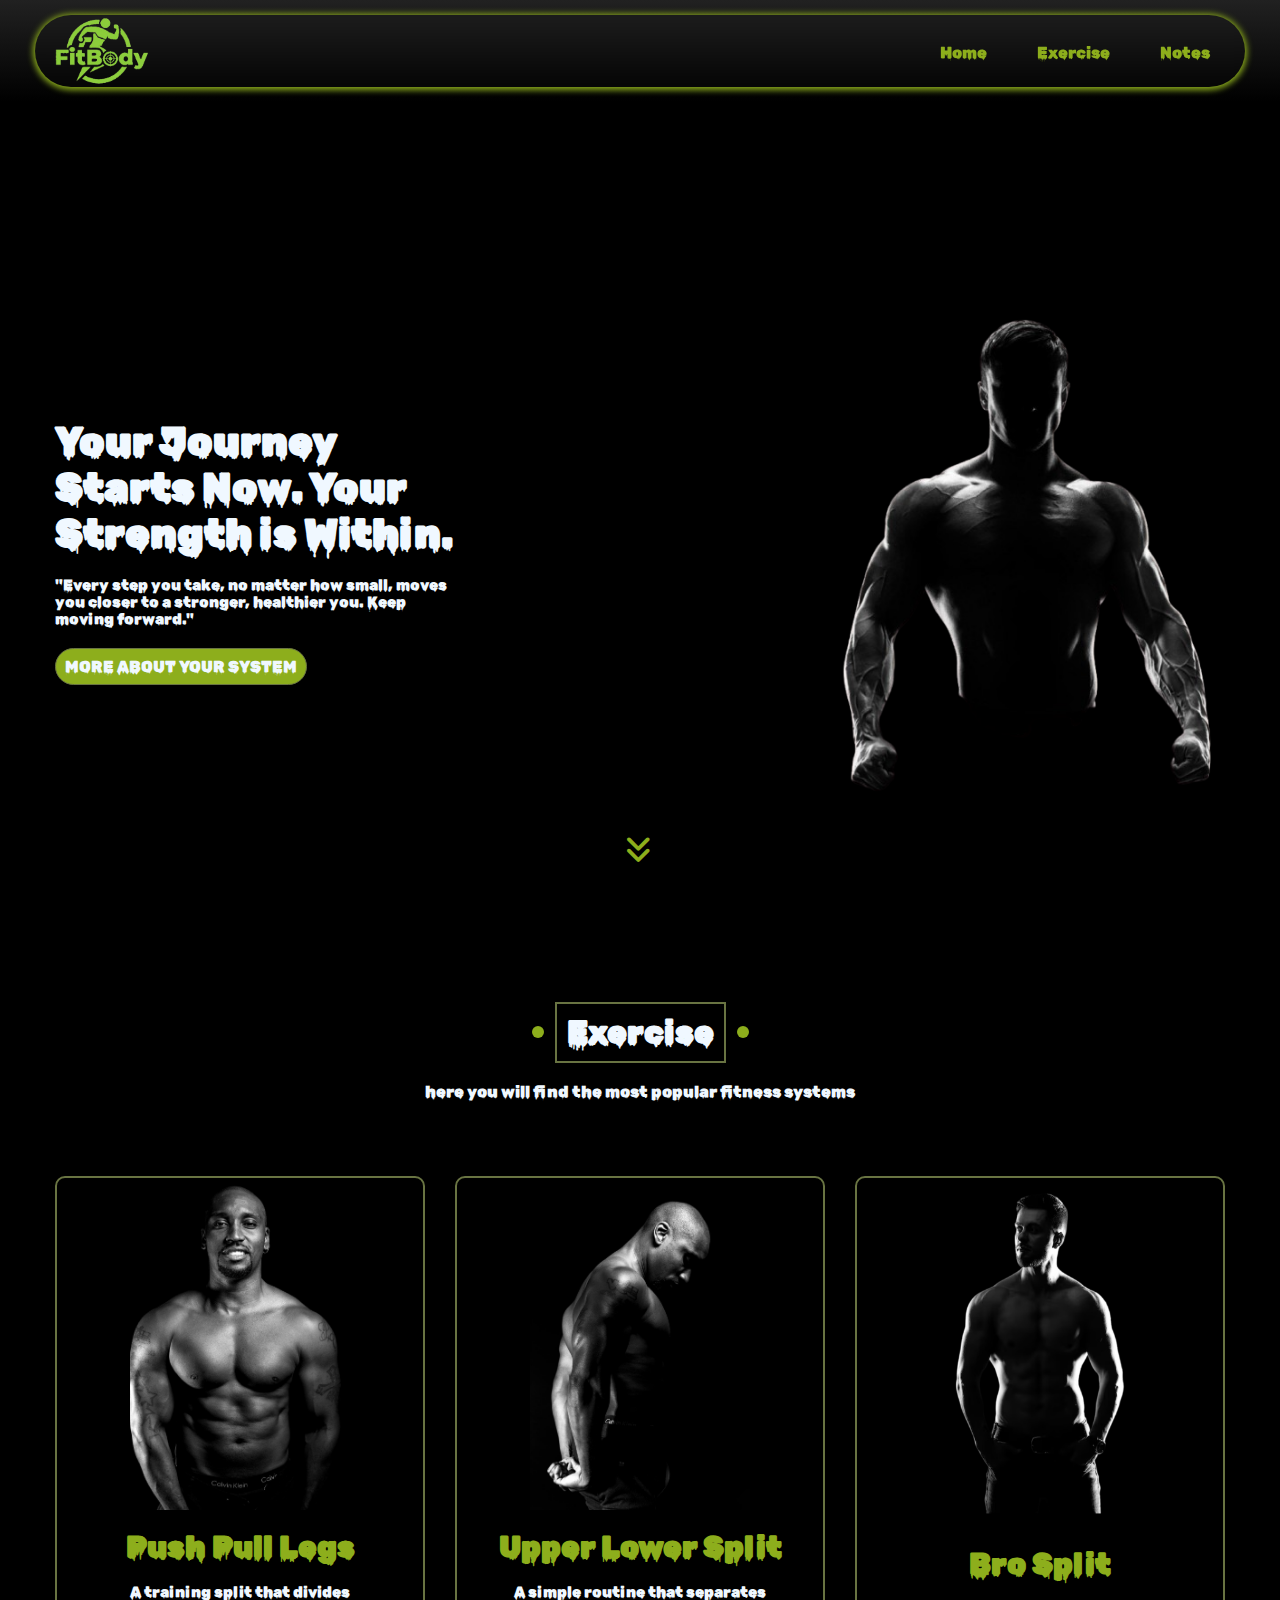
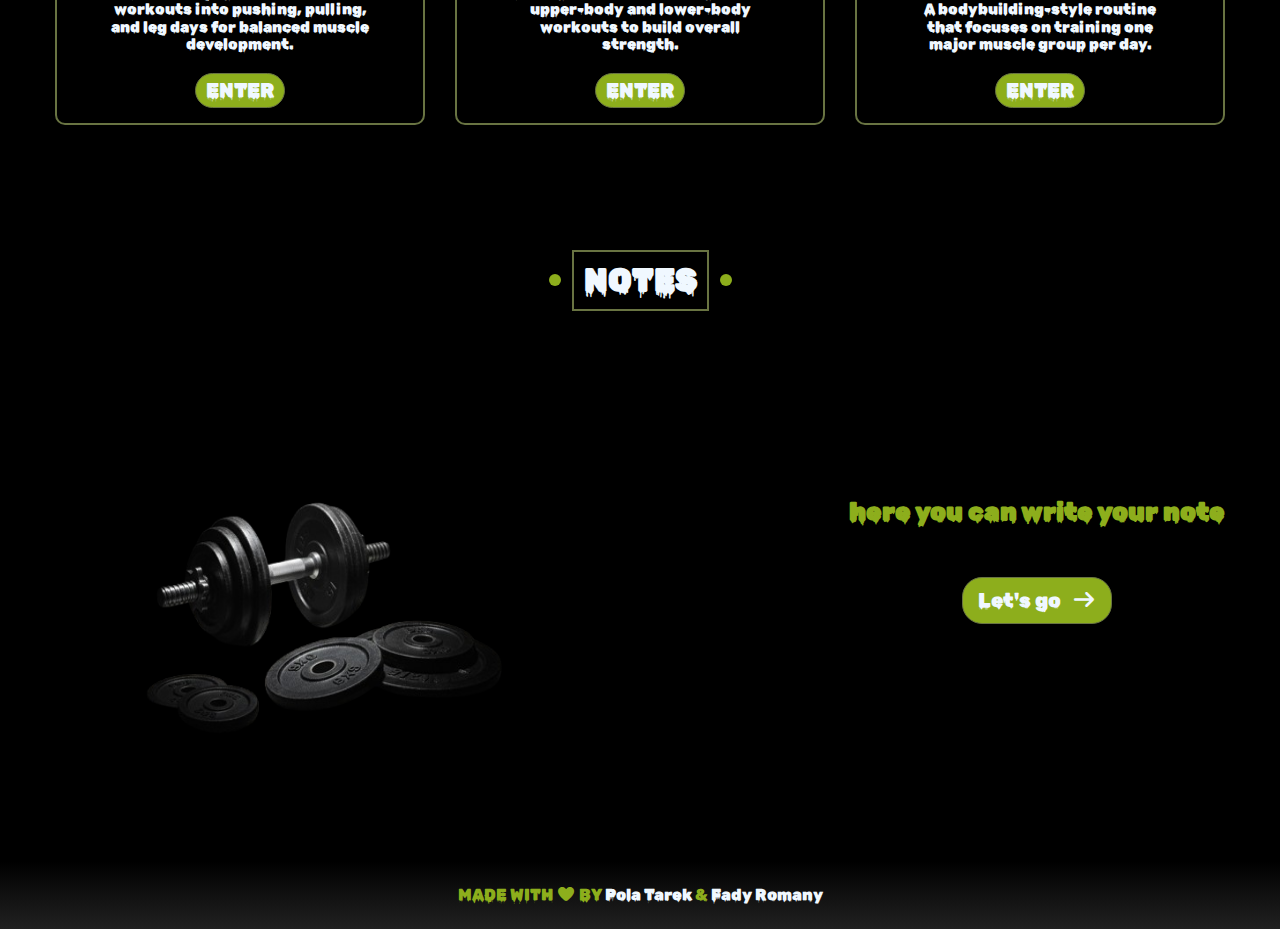
<file: index.html>
<!DOCTYPE html>
<html lang="en">
<head>
    <meta charset="UTF-8">
    <meta name="viewport" content="width=device-width, initial-scale=1.0">
    <title>FitBody</title>
    <link rel="stylesheet" href="css/style.css">
    <link rel="stylesheet" href="css/all.min.css">
    <link rel="stylesheet" href="css/normalize.css">
    <link rel="icon" type="image/png" href="photos/Gemini_Generated_Image_iuf11qiuf11qiuf1-removebg-preview.png">
</head>
<body>
        <div class="header">
                <div class="container">
                    <div class="logo">
                        <img src="photos/Gemini_Generated_Image_iuf11qiuf11qiuf1-removebg-preview.png" alt="">
                    </div>
                    <div class="links">
    
                        <ul>
                            <li>
                                <a href="">Home</a>
                            </li>
                            <li>
                                <a href="#exercise">Exercise</a>
                            </li>
                            <li>
                                <a href="yournote.html">Notes</a>
                            </li>
                        </ul>
                    </div>
                <div class="moblin">
                    <i class="fa-solid fa-bars"></i>
                        <div class="megamenu">
                            <ul>
                                <li>
                                    <a href="">Home</a>
                                </li>
                                <li>
                                    <a href="#exercise">Exercise</a>
                                </li>
                                <li>
                                    <a href="yournote.html">Notes</a>
                                </li>
                            </ul>
                        </div>
                    </div>
                </div>
                </div>
        </div>
        <div class="home" id="home">
            <div class="container">
                <div class="text">
                    <h1>
                        Your Journey Starts Now. Your Strength is Within.
                    </h1>
                    <p>
                        "Every step you take, no matter how small, moves you closer to a stronger, healthier you. Keep moving forward."
                    </p>
                    <a href="https://youtu.be/TJHZI3McmE4?si=-HbxWO8cOA3tn9RI" target="_blank">
                        MORE ABOUT YOUR SYSTEM 
                    </a>
                </div>
                <img src="photos/274020-removebg-preview.png" alt="">
            </div>
            <a href="#exercise" class="icon">
                <i class="fas fa-angle-double-down"></i>
            </a>
        </div>
        <div class="exercise" id="exercise">
            <div class="title">
                <h1>
                    Exercise
                </h1>
                <p>
                    here you will find the most popular fitness systems
                </p>
            </div>
            <div class="container">
                <div class="card">
                    <img src="photos/dark-background-view-of-male-bodybuilder-smiling-and-looking-at-camera.jpg" alt="">
                    <div class="text">
                        <h3>Push Pull Legs</h3>
                        <p>A training split that divides workouts into pushing, pulling, and leg days for balanced muscle development.</p>
                    </div>
                    <a href="pplgen.html">
                        ENTER
                    </a>
                </div>
                <div class="card">
                        <img src="photos/dark-view-of-male-bodybuilder.jpg" alt="">
                        <div class="text">
                            <h3>Upper Lower Split</h3>
                            <p>A simple routine that separates upper-body and lower-body workouts to build overall strength.</p>
                        </div>
                        <a href="">
                            ENTER
                        </a>
                </div>
                <div class="card">
                        <img src="photos/strong-athletic-man-fitness-model-male-showing-six-pack-abs-isolated-dark-background-black-white-photo_116317-6173.png" alt="">
                        <div class="text">
                            <h3>Bro Split</h3>
                            <p>A bodybuilding-style routine that focuses on training one major muscle group per day.</p>
                        </div>
                        <a href="">
                            ENTER
                        </a>
                    </div>
                </div>
            </div>
        </div>
        <div class="notes" id="note">
            <div class="title">
                <h1>
                    NOTES
                </h1>
            </div>
            <div class="container">
                <img src="photos/Gemini_Generated_Image_2698qi2698qi2698-removebg-preview.png" alt="">
                <div class="text">
                    <h3>here you can write your note</h3>
                    <a href="note.html"> 
                        Let's go <i class="fa-solid fa-arrow-right"></i>
                    </a>
                </div>
            </div>
        </div>
        <footer>
            <div class="container">
                <p>
                    MADE WITH <i class="fa-solid fa-heart"></i> BY <a href=""> Pola Tarek</a> & <a href=""> Fady Romany</a>
                </p>
            </div>
        </footer>
</body>
</html>
</file>
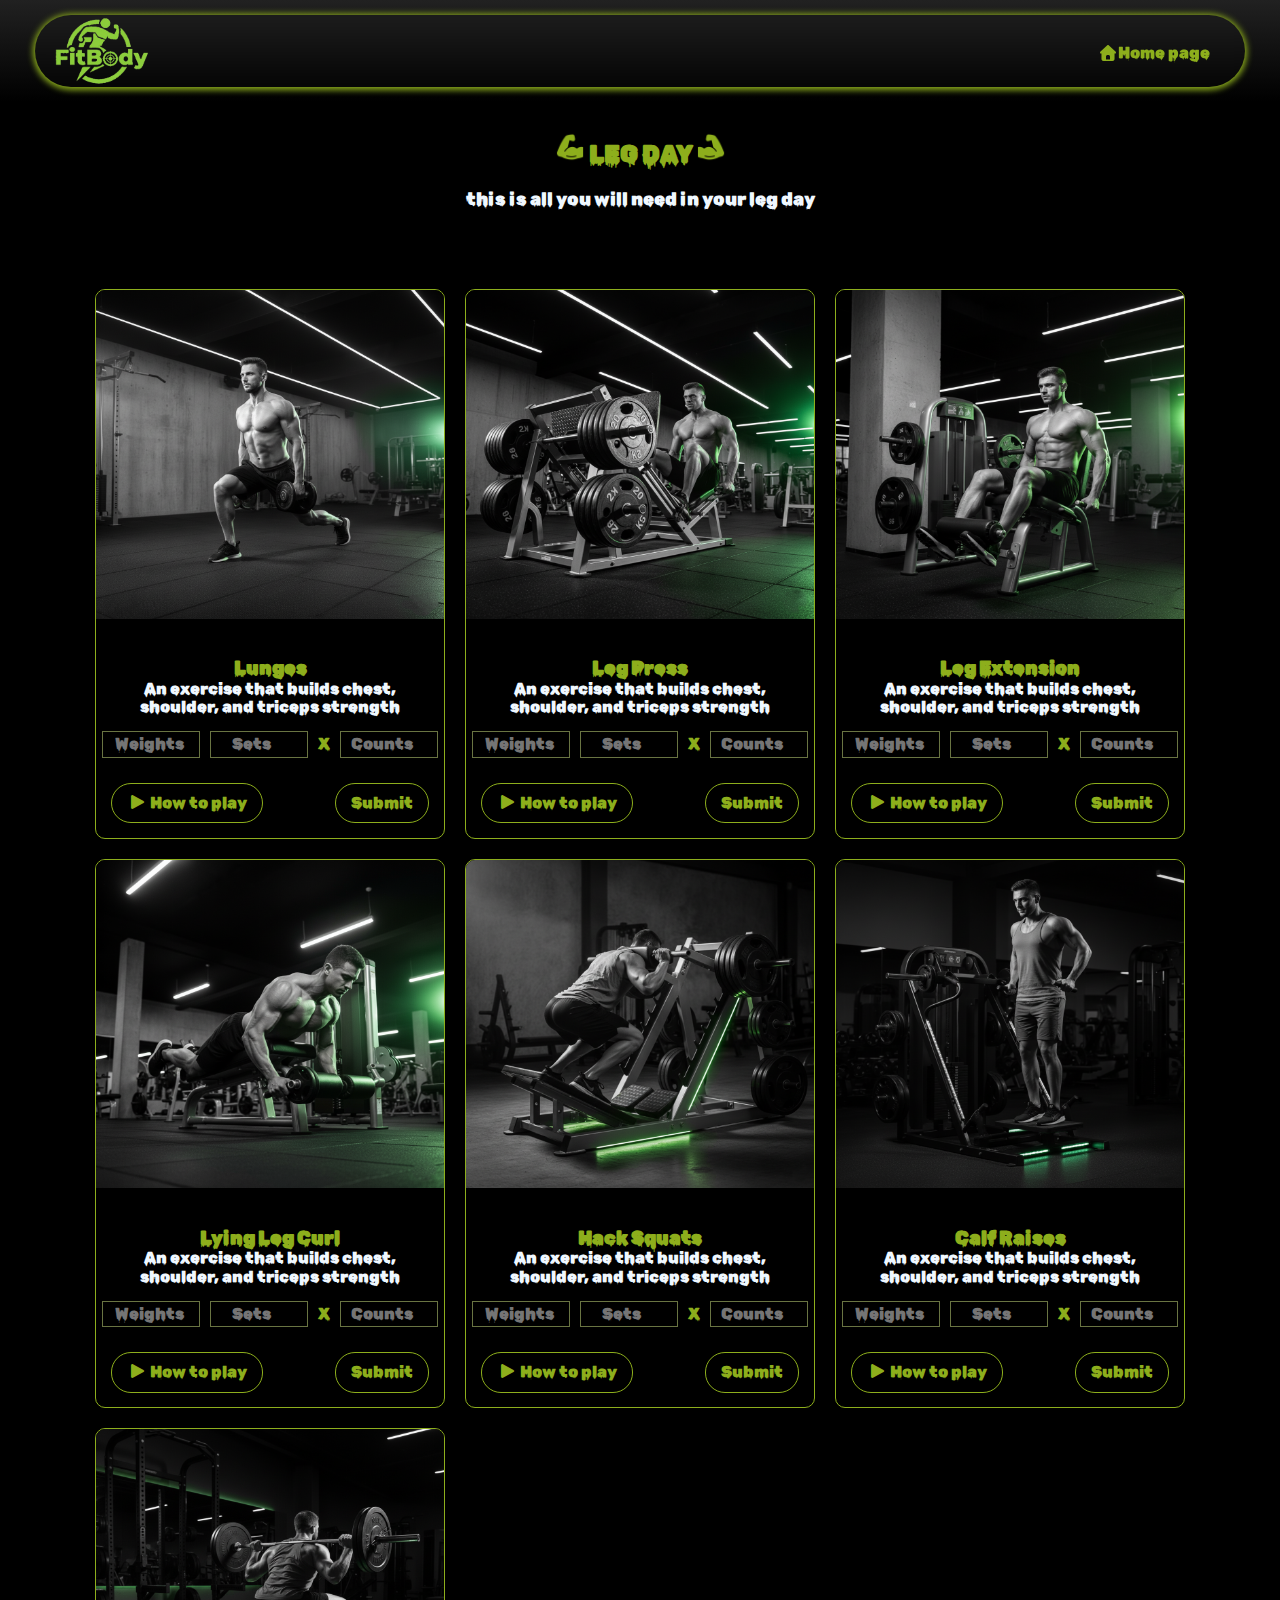
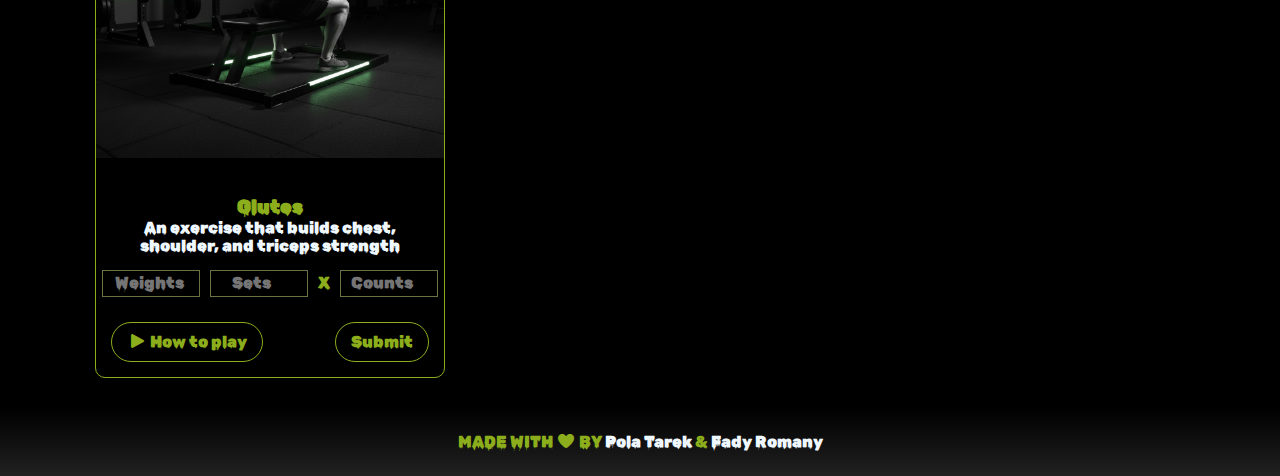
<file: leg.html>
<!DOCTYPE html>
<html lang="en">
<head>
    <meta charset="UTF-8">
    <meta name="viewport" content="width=device-width, initial-scale=1.0">
    <title>Legs</title>
    <link rel="stylesheet" href="css/push.css">
    <link rel="stylesheet" href="css/all.min.css">
    <link rel="stylesheet" href="css/normalize.css">
    <link rel="icon" type="image/png" href="photos/Gemini_Generated_Image_iuf11qiuf11qiuf1-removebg-preview.png">
</head>
<body>
    <div class="header">
        <div class="container">
            <div class="logo">
                <img src="photos/Gemini_Generated_Image_iuf11qiuf11qiuf1-removebg-preview.png" alt="">
            </div>
            <div class="links">
                <a href="index.html"><i class="fa-solid fa-house"></i>Home page</a>
            </div>
        </div>
    </div>
    <div class="tranings">
        <div class="title">
            <h2>
                <img src="photos/arm-muscle.png" alt=""> LEG DAY <img src="photos/arm-muscle (1).png"alt="">
            </h2>
            <p>
                this is all you will need in your leg day 
            </p>
        </div>
        <div class="container">
        </div>
    </div>
    <footer>
        <div class="container">
            <p>
                MADE WITH <i class="fa-solid fa-heart"></i> BY <a href=""> Pola Tarek</a> & <a href=""> Fady Romany</a>
            </p>
        </div>
    </footer>


    <script src="script/leg.js"></script>
</body>
</html>
</file>
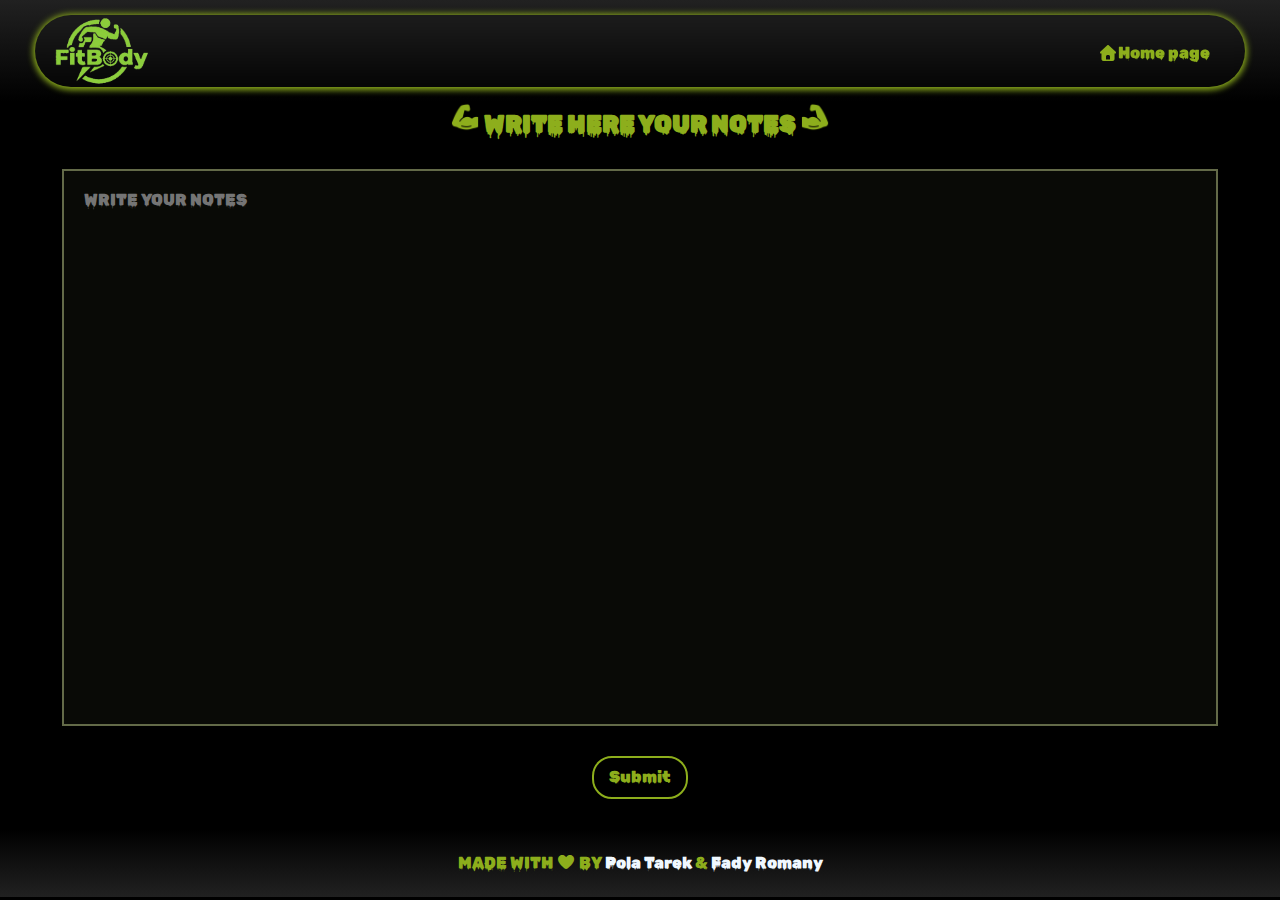
<file: note.html>
<!DOCTYPE html>
<html lang="en">
<head>
    <meta charset="UTF-8">
    <meta name="viewport" content="width=device-width, initial-scale=1.0">
    <title>Note</title>
    <link rel="stylesheet" href="css/note.css">
    <link rel="stylesheet" href="css/all.min.css">
    <link rel="stylesheet" href="css/normalize.css">
    <link rel="icon" type="image/png" href="photos/Gemini_Generated_Image_iuf11qiuf11qiuf1-removebg-preview.png">
</head>
<body>
    <div class="header">
        <div class="container">
            <div class="logo">
                <img src="photos/Gemini_Generated_Image_iuf11qiuf11qiuf1-removebg-preview.png" alt="">
            </div>
            <div class="links">
                <a href="index.html"><i class="fa-solid fa-house"></i>Home page</a>
            </div>
        </div>
    </div>
    <div class="notes">
        <div class="title">
            <h2>
                <img src="photos/arm-muscle.png" alt=""> WRITE HERE YOUR NOTES <img src="photos/arm-muscle (1).png" alt="">
            </h2>
        </div>
        <div class="container">
            <form action="">
                <textarea name="note" id="note" placeholder="WRITE YOUR NOTES" class="textArea"></textarea>
                <input type="submit" class="sub" id="submit">
            </form>
        </div>
    </div>
    <footer>
        <div class="container">
            <p>
                MADE WITH <i class="fa-solid fa-heart"></i> BY <a href=""> Pola Tarek</a> & <a href=""> Fady Romany</a>
            </p>
        </div>
    </footer>

    
    <script src="script/note.js"></script>
</body>
</html>
</file>
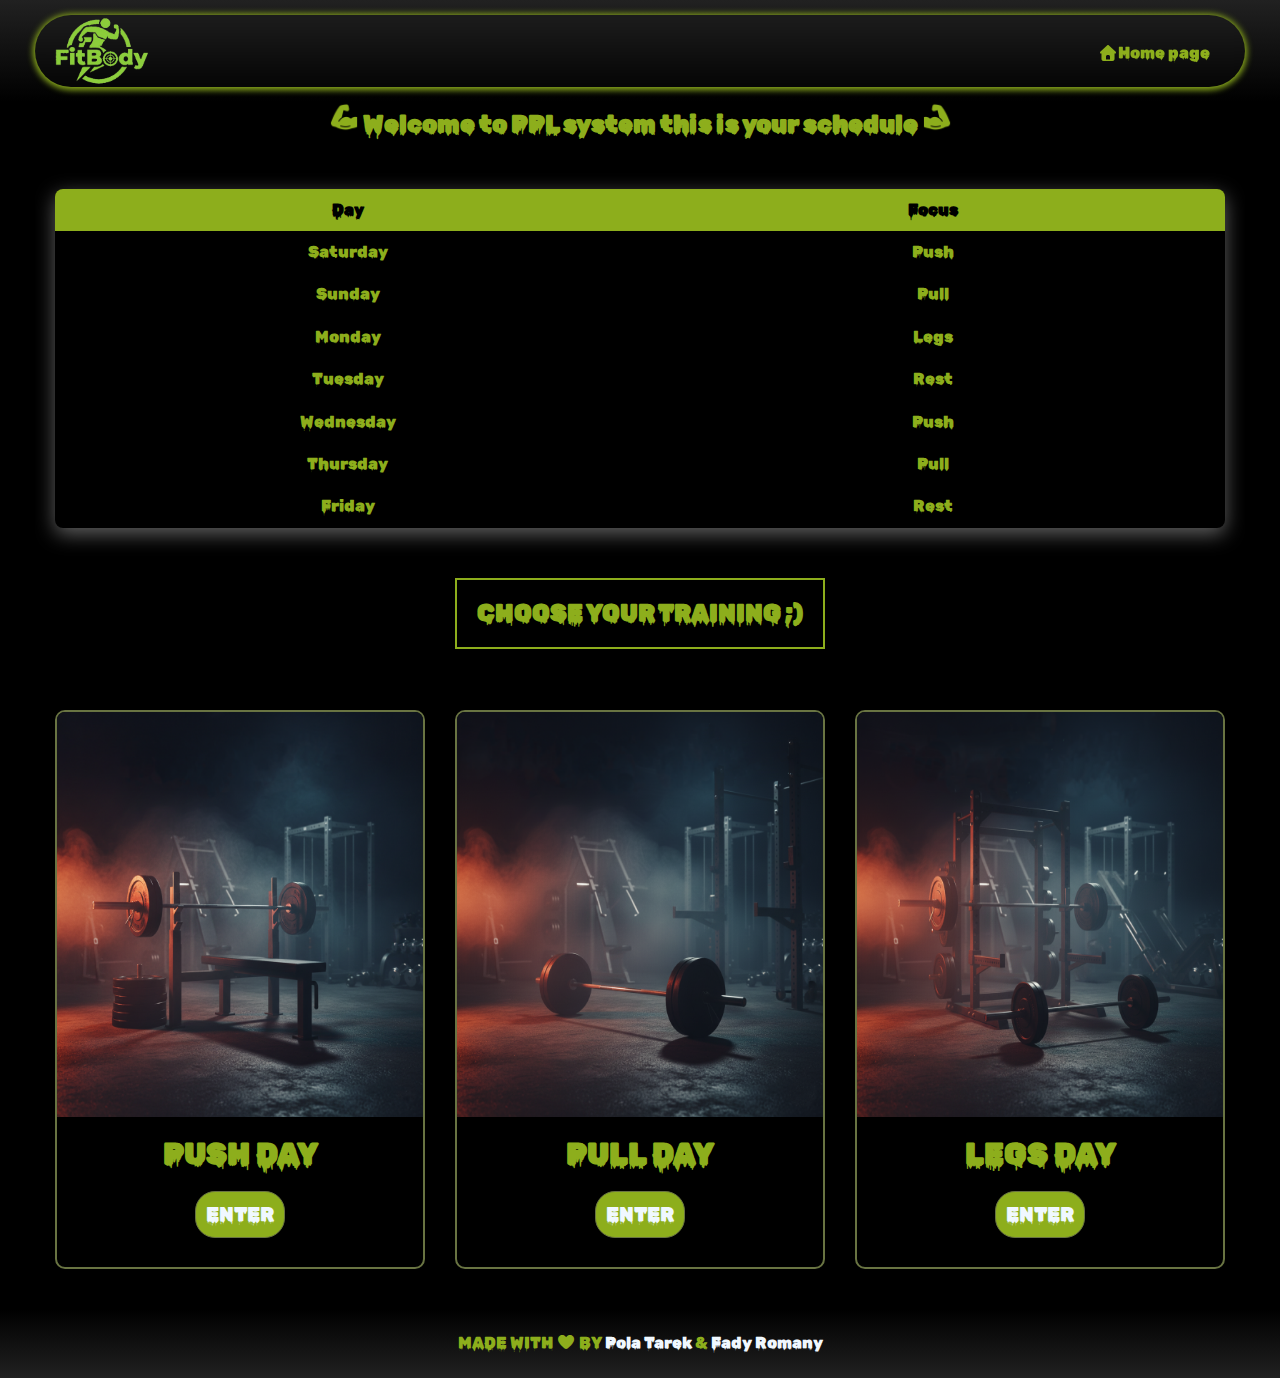
<file: pplgen.html>
<!DOCTYPE html>
<html lang="en">
<head>
    <meta charset="UTF-8">
    <meta name="viewport" content="width=device-width, initial-scale=1.0">
    <title>Push Pull Legs</title>
    <link rel="stylesheet" href="css/ppl.css">
    <link rel="stylesheet" href="css/all.min.css">
    <link rel="stylesheet" href="css/normalize.css">
    <link rel="icon" type="image/png" href="photos/Gemini_Generated_Image_iuf11qiuf11qiuf1-removebg-preview.png">
    </head>
</head>
<body>
    <div class="header">
        <div class="container">
            <div class="logo">
                <img src="photos/Gemini_Generated_Image_iuf11qiuf11qiuf1-removebg-preview.png" alt="">
            </div>
            <div class="links">
                <a href="index.html"><i class="fa-solid fa-house"></i>Home page</a>
            </div>
        </div>
    </div>
    <div class="timetable">
        <div class="title">
            <h2>
                <img src="photos/arm-muscle.png" alt=""> Welcome to PPL system this is your schedule <img src="photos/arm-muscle (1).png" alt="">
            </h2>
        </div>
        <div class="container">
            <table class="schedule">
                <thead>
                    <tr>
                        <th>Day</th>
                        <th>Focus</th>
                    </tr>
                </thead>
                <tbody>
                    <tr>
                        <td>Saturday</td>
                        <td>Push</td>
                    </tr>
                    <tr>
                        <td>Sunday</td>
                        <td>Pull</td>
                    </tr>
                    <tr>
                        <td>Monday</td>
                        <td>Legs</td>
                    </tr>
                    <tr>
                        <td>Tuesday</td>
                        <td>Rest</td>
                    </tr>
                    <tr>
                        <td>Wednesday</td>
                        <td>Push</td>
                    </tr>
                    <tr>
                        <td>Thursday</td>
                        <td>Pull</td>
                    </tr>
                    <tr>
                        <td>Friday</td>
                        <td>Rest</td>
                    </tr>
                </tbody>
            </table>
        </div>
    </div>
    <div class="choose">
        <div class="title">
            <h2>CHOOSE YOUR TRAINING ;)</h2>
        </div>
        <div class="container">
            <div class="card">
                <div class="image">
                    <img src="photos/push.png" alt="">
                </div>
                <h3>PUSH DAY</h3>
                <a href="push.html">ENTER</a>
            </div>
            <div class="card">
                <div class="image">
                    <img src="photos/pull.png" alt="">
                </div>
                <h3>PULL DAY</h3>
                <a href="">ENTER</a>
            </div>
            <div class="card">
                <div class="image">
                    <img src="photos/legsr.png" alt="">
                </div>
                <h3>LEGS DAY</h3>
                <a href="">ENTER</a>
            </div>
        </div>
    </div>
    <footer>
        <div class="container">
            <p>
                MADE WITH <i class="fa-solid fa-heart"></i> BY <a href=""> Pola Tarek</a> & <a href=""> Fady Romany</a>
            </p>
        </div>
    </footer>
</body>
</html>
</file>
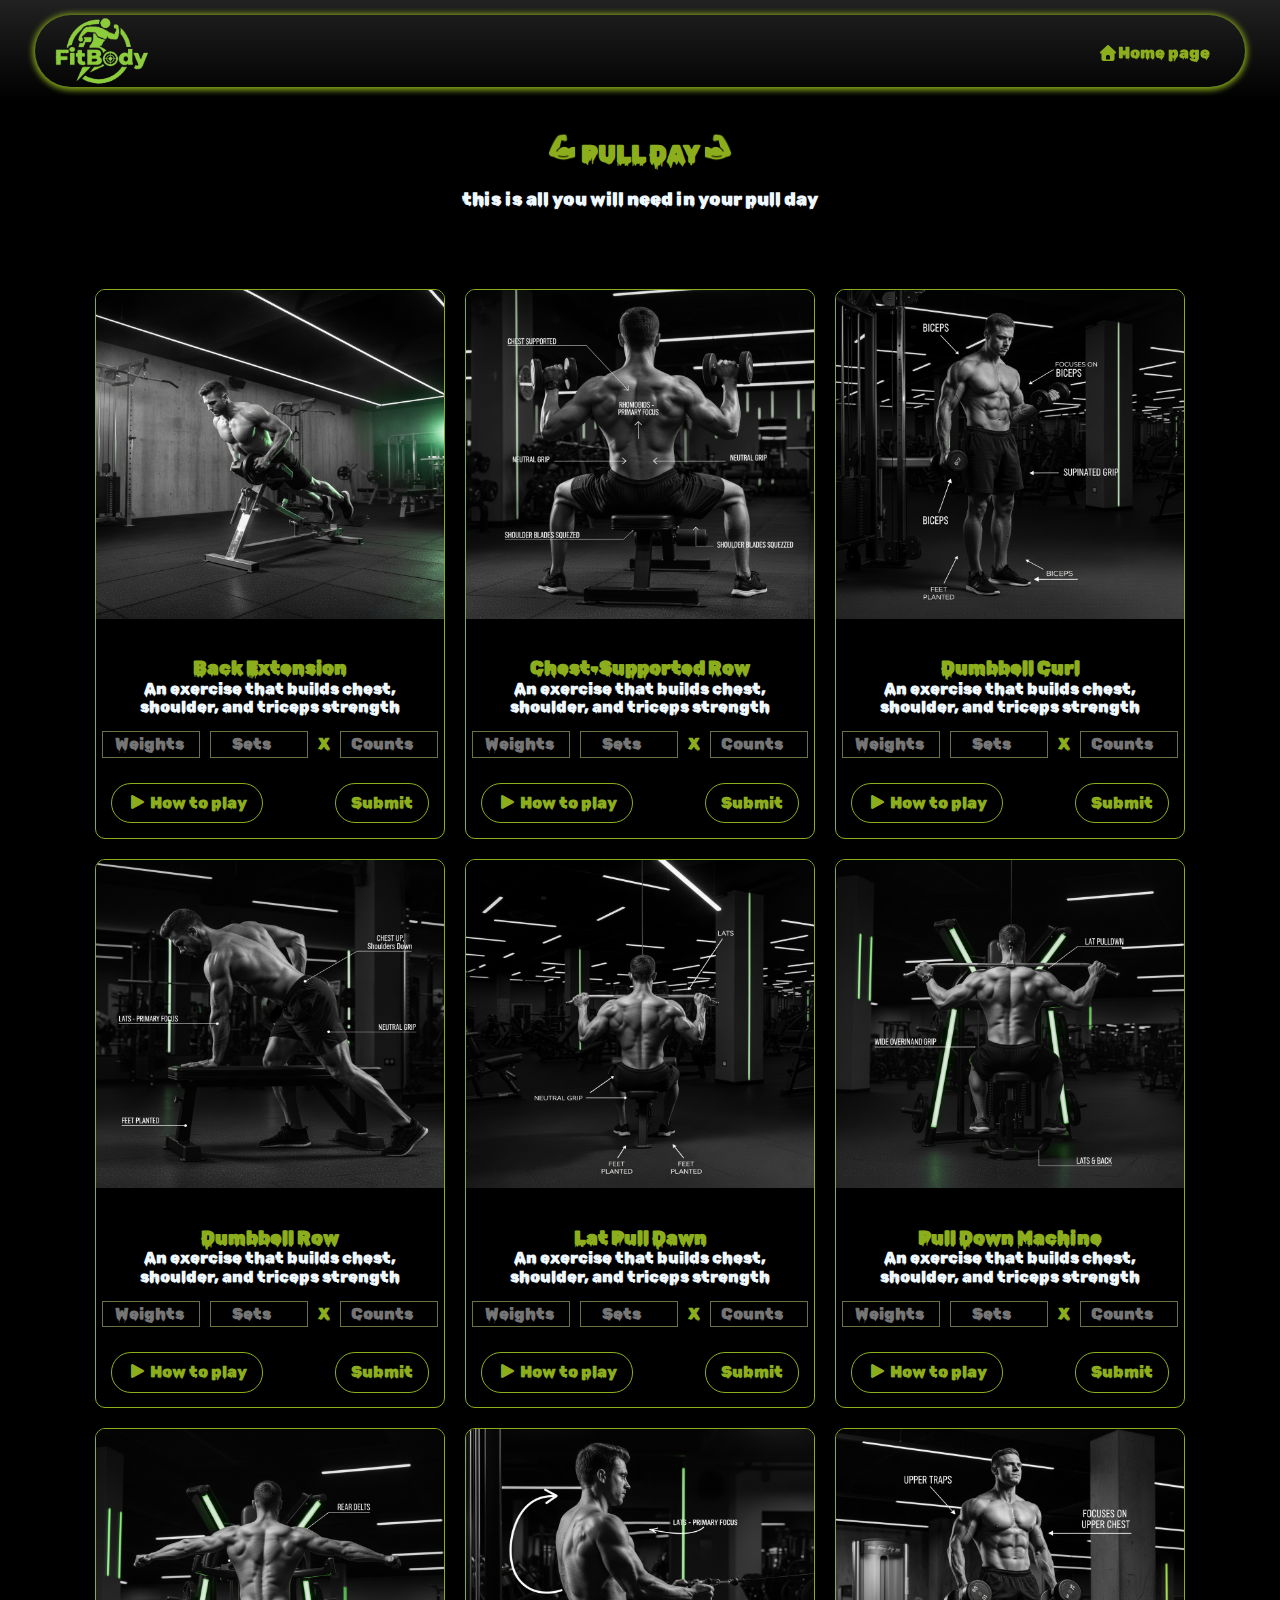
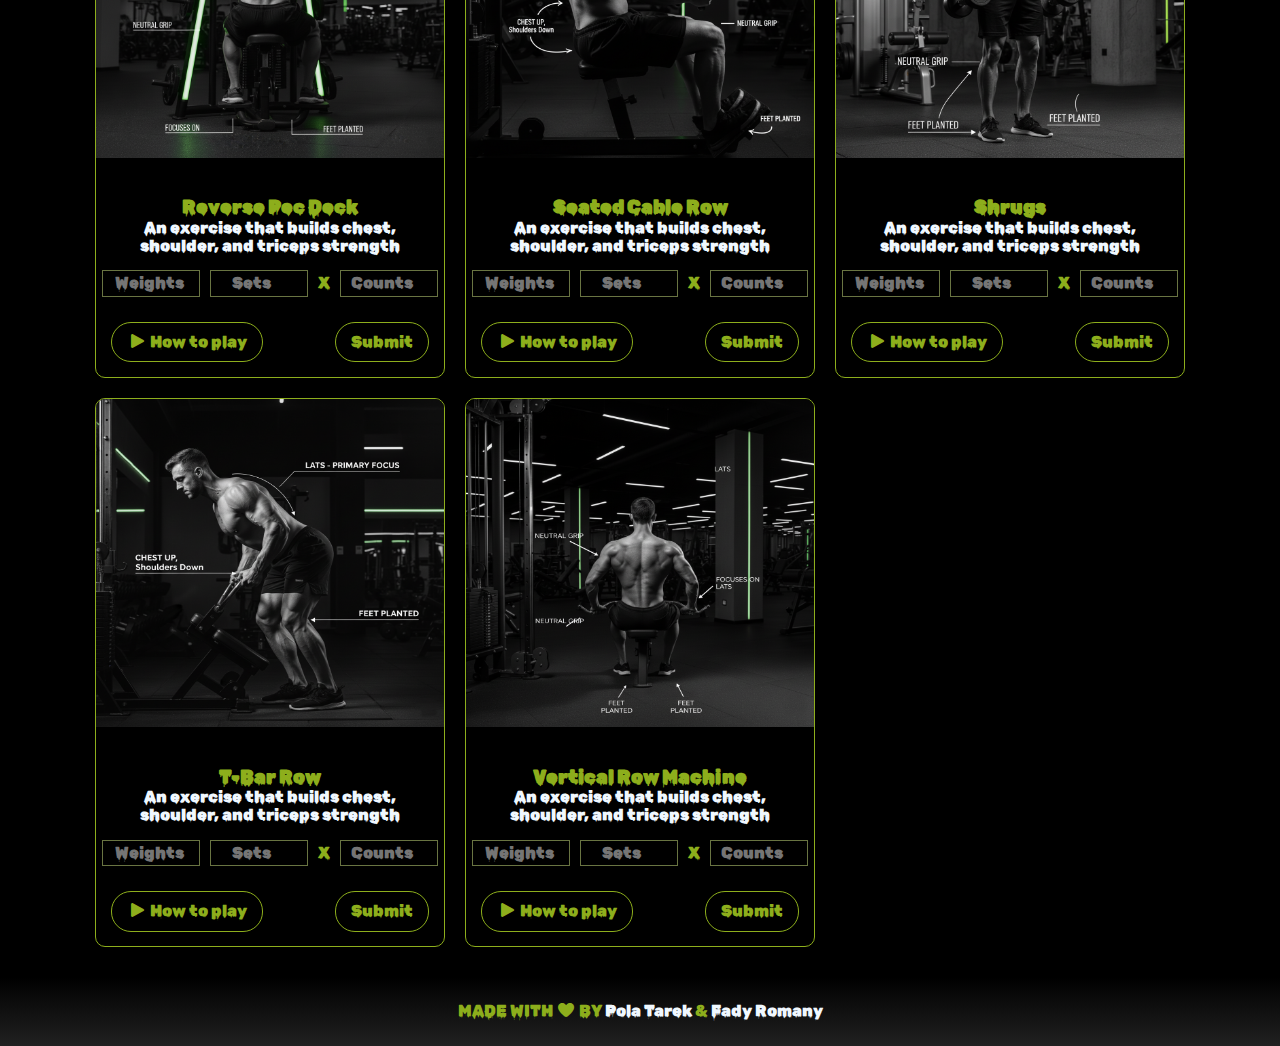
<file: pull.html>
<!DOCTYPE html>
<html lang="en">
<head>
    <meta charset="UTF-8">
    <meta name="viewport" content="width=device-width, initial-scale=1.0">
    <title>Pull</title>
    <link rel="stylesheet" href="css/push.css">
    <link rel="stylesheet" href="css/all.min.css">
    <link rel="stylesheet" href="css/normalize.css">
    <link rel="icon" type="image/png" href="photos/Gemini_Generated_Image_iuf11qiuf11qiuf1-removebg-preview.png">
</head>
<body>
    <div class="header">
        <div class="container">
            <div class="logo">
                <img src="photos/Gemini_Generated_Image_iuf11qiuf11qiuf1-removebg-preview.png" alt="">
            </div>
            <div class="links">
                <a href="index.html"><i class="fa-solid fa-house"></i>Home page</a>
            </div>
        </div>
    </div>
    <div class="tranings">
        <div class="title">
            <h2>
                <img src="photos/arm-muscle.png" alt=""> PULL DAY <img src="photos/arm-muscle (1).png"alt="">
            </h2>
            <p>
                this is all you will need in your pull day 
            </p>
        </div>
        <div class="container">
        </div>
    </div>
    <footer>
        <div class="container">
            <p>
                MADE WITH <i class="fa-solid fa-heart"></i> BY <a href=""> Pola Tarek</a> & <a href=""> Fady Romany</a>
            </p>
        </div>
    </footer>


    <script src="script/pull.js"></script>
</body>
</html>
</file>
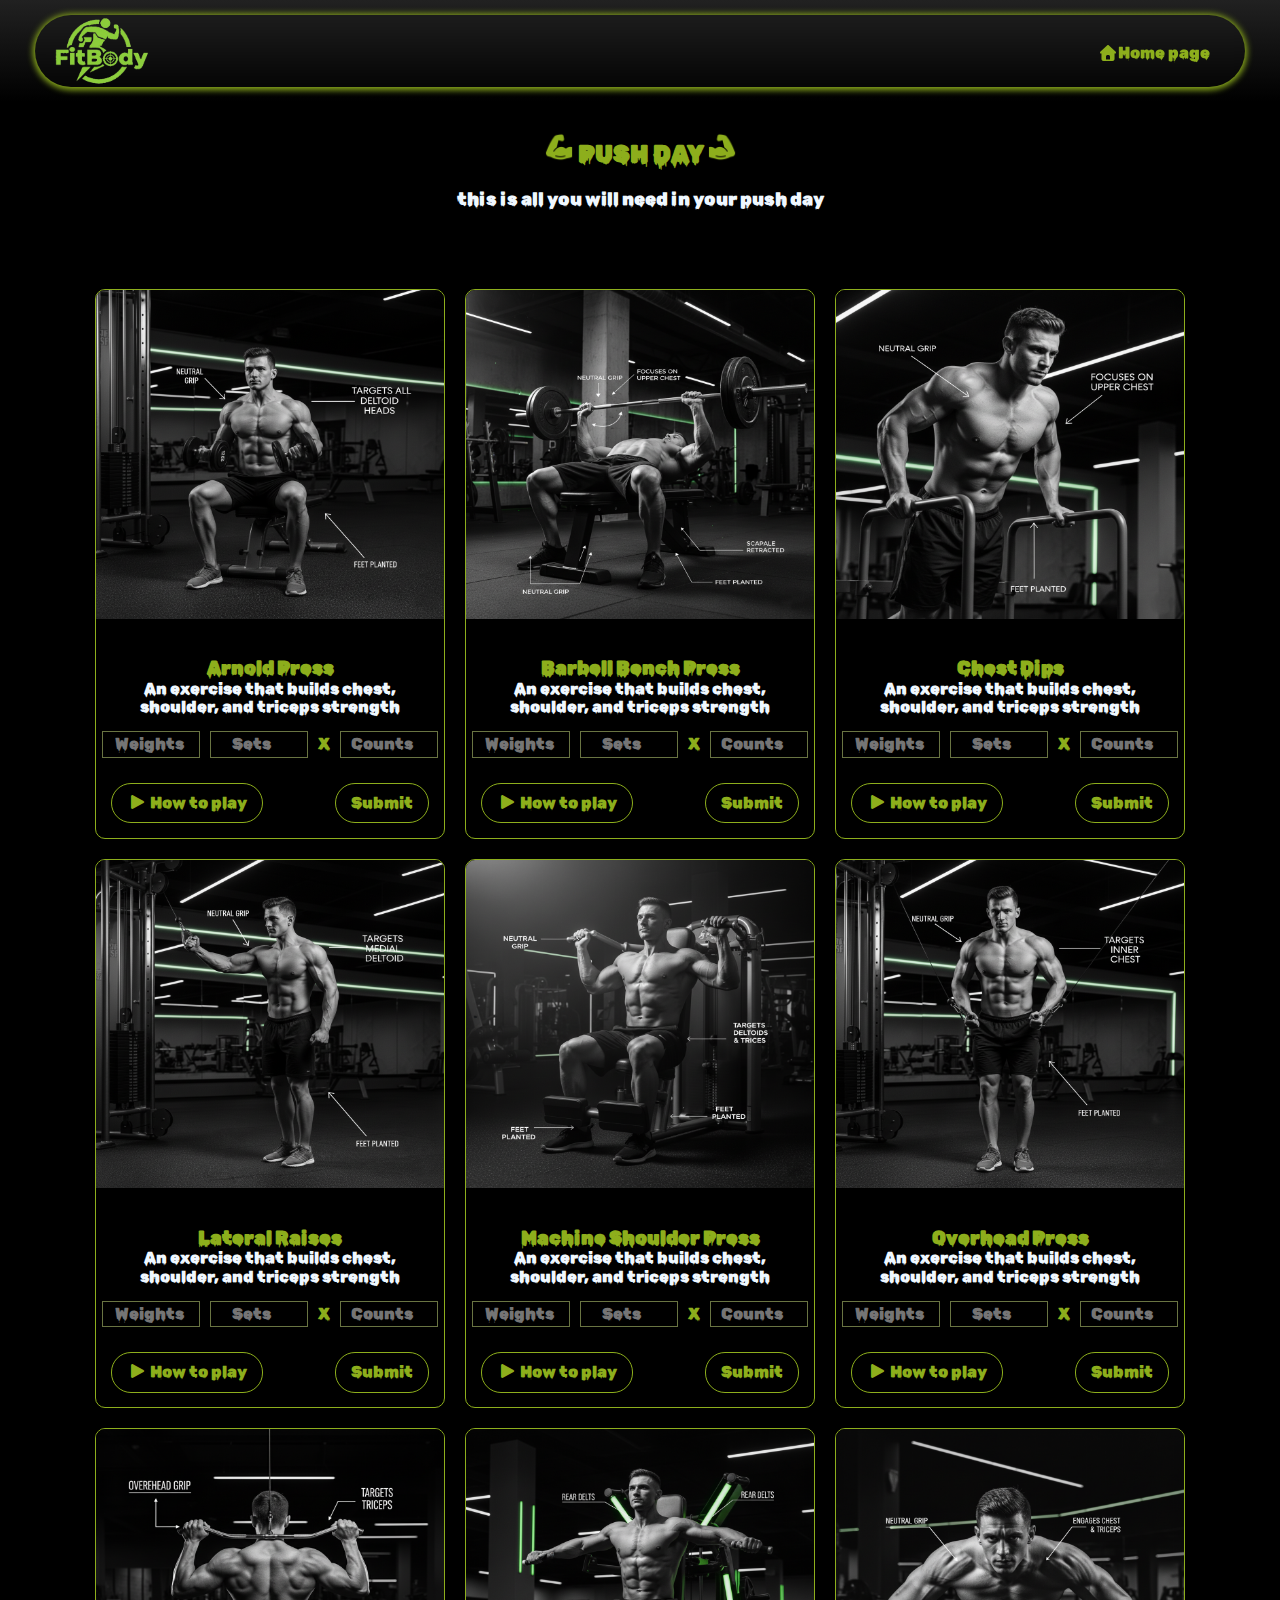
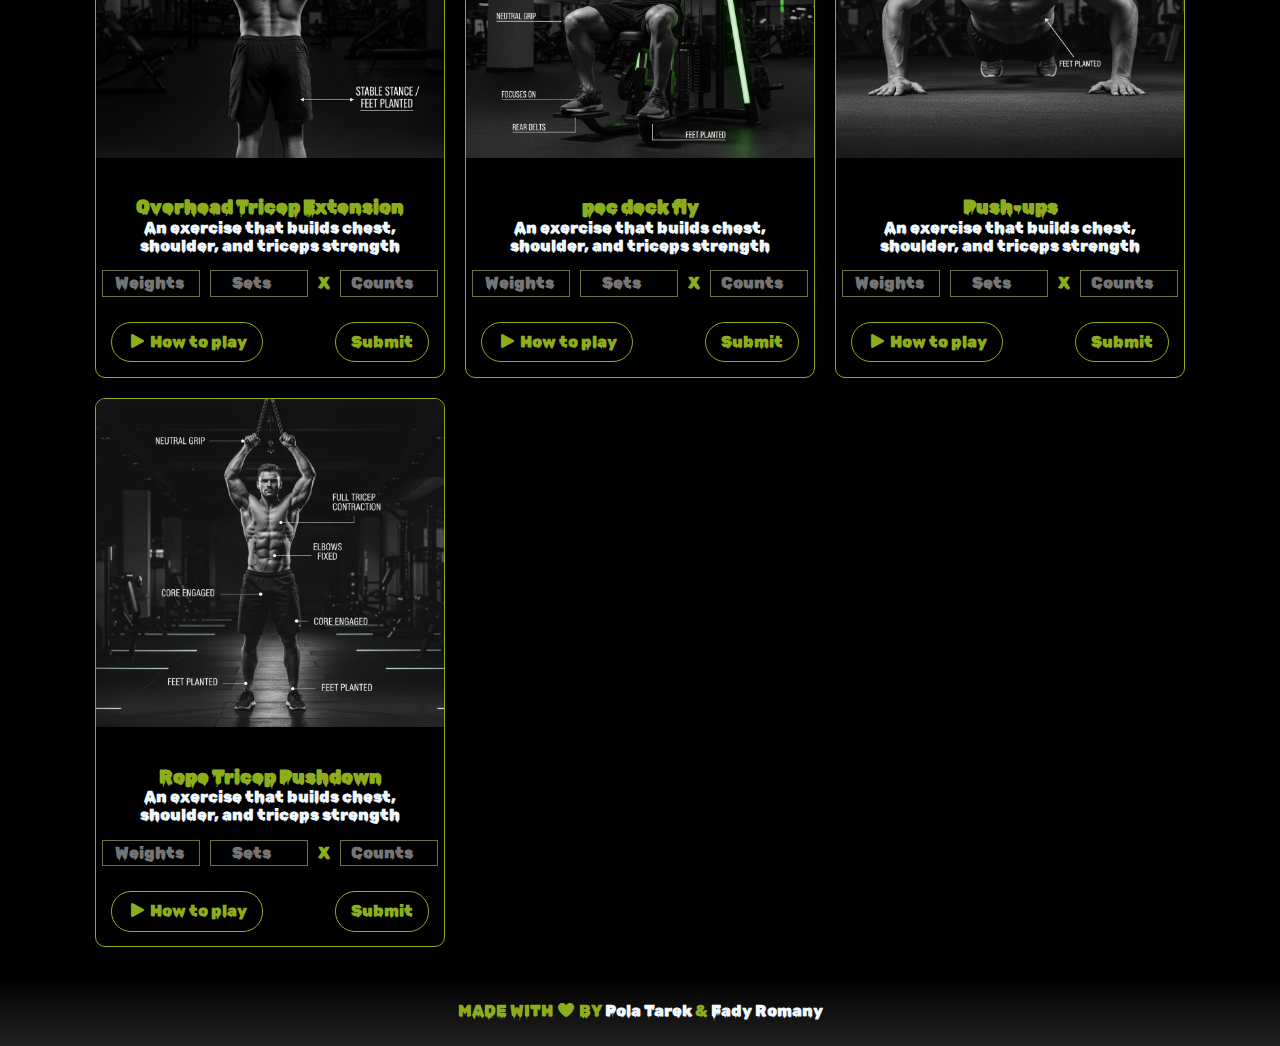
<file: push.html>
<!DOCTYPE html>
<html lang="en">
<head>
    <meta charset="UTF-8">
    <meta name="viewport" content="width=device-width, initial-scale=1.0">
    <title>Push</title>
    <link rel="stylesheet" href="css/push.css">
    <link rel="stylesheet" href="css/all.min.css">
    <link rel="stylesheet" href="css/normalize.css">
    <link rel="icon" type="image/png" href="photos/Gemini_Generated_Image_iuf11qiuf11qiuf1-removebg-preview.png">
</head>
<body>
    <div class="header">
        <div class="container">
            <div class="logo">
                <img src="photos/Gemini_Generated_Image_iuf11qiuf11qiuf1-removebg-preview.png" alt="">
            </div>
            <div class="links">
                <a href="index.html"><i class="fa-solid fa-house"></i>Home page</a>
            </div>
        </div>
    </div>
    <div class="tranings">
        <div class="title">
            <h2>
                <img src="photos/arm-muscle.png" alt=""> PUSH DAY <img src="photos/arm-muscle (1).png"alt="">
            </h2>
            <p>
                this is all you will need in your push day 
            </p>
        </div>
        <div class="container">
            <!-- <div class="card">
                <img src="photos/push/Arnold Press.png" alt="">
                <div class="text">
                    <div class="desc">
                        <h3>
                            Bench press 
                        </h3>
                        <p>
                            An exercise that builds chest, shoulder, and triceps strength
                        </p>
                    </div>
                    <form action="">
                        <div class="input">
                            <input type="text" placeholder="Weights " id="weight">
                            <input type="number" placeholder="Sets"  id="set">
                            <p>X</p>
                            <input type="number" placeholder="Counts" id="count">
                        </div>
                        <div class="lin">
                            <a href=""><i class="fa-solid fa-play"></i> How to play</a>
                            <input type="submit" id="submit">
                        </div>
                    </form>
                </div>
            </div>
            <div class="card">
                    <img src="https://imgcdn.stablediffusionweb.com/2024/5/9/738bd35d-1983-4b90-bc3d-661dd3eff23a.jpg" alt="">
                <div class="text">
                    <div class="desc">
                        <h3>
                            Bench press
                        </h3>
                        <p>
                            An exercise that builds chest, shoulder, and triceps strength
                        </p>
                    </div>
                    <form action="">
                        <div class="input">
                            <input type="text" placeholder="Weights " id="weight">
                            <input type="number" placeholder="Sets"  id="set">
                            <p>X</p>
                            <input type="number" placeholder="Counts" id="count">
                        </div>
                        <div class="lin">
                            <a href=""><i class="fa-solid fa-play"></i> How to play</a>
                            <input type="submit" id="submit">
                        </div>
                    </form>
                </div>
            </div>
            <div class="card">
                    <img src="https://thibarmy.com/wp-content/uploads/2016/12/054A4741.jpg" alt="">
                <div class="text">
                    <div class="desc">
                        <h3>
                            Bench press
                        </h3>
                        <p>
                            An exercise that builds chest, shoulder, and triceps strength
                        </p>
                    </div>
                    <form action="">
                        <div class="input">
                            <input type="text" placeholder="Weights " id="weight">
                            <input type="number" placeholder="Sets"  id="set">
                            <p>X</p>
                            <input type="number" placeholder="Counts" id="count">
                        </div>
                        <div class="lin">
                            <a href=""><i class="fa-solid fa-play"></i> How to play</a>
                            <input type="submit" id="submit">
                        </div>
                    </form>
                </div>
            </div> -->
        </div>
    </div>
    <footer>
        <div class="container">
            <p>
                MADE WITH <i class="fa-solid fa-heart"></i> BY <a href=""> Pola Tarek</a> & <a href=""> Fady Romany</a>
            </p>
        </div>
    </footer>


    <script src="script/push.js"></script>
</body>
</html>
</file>
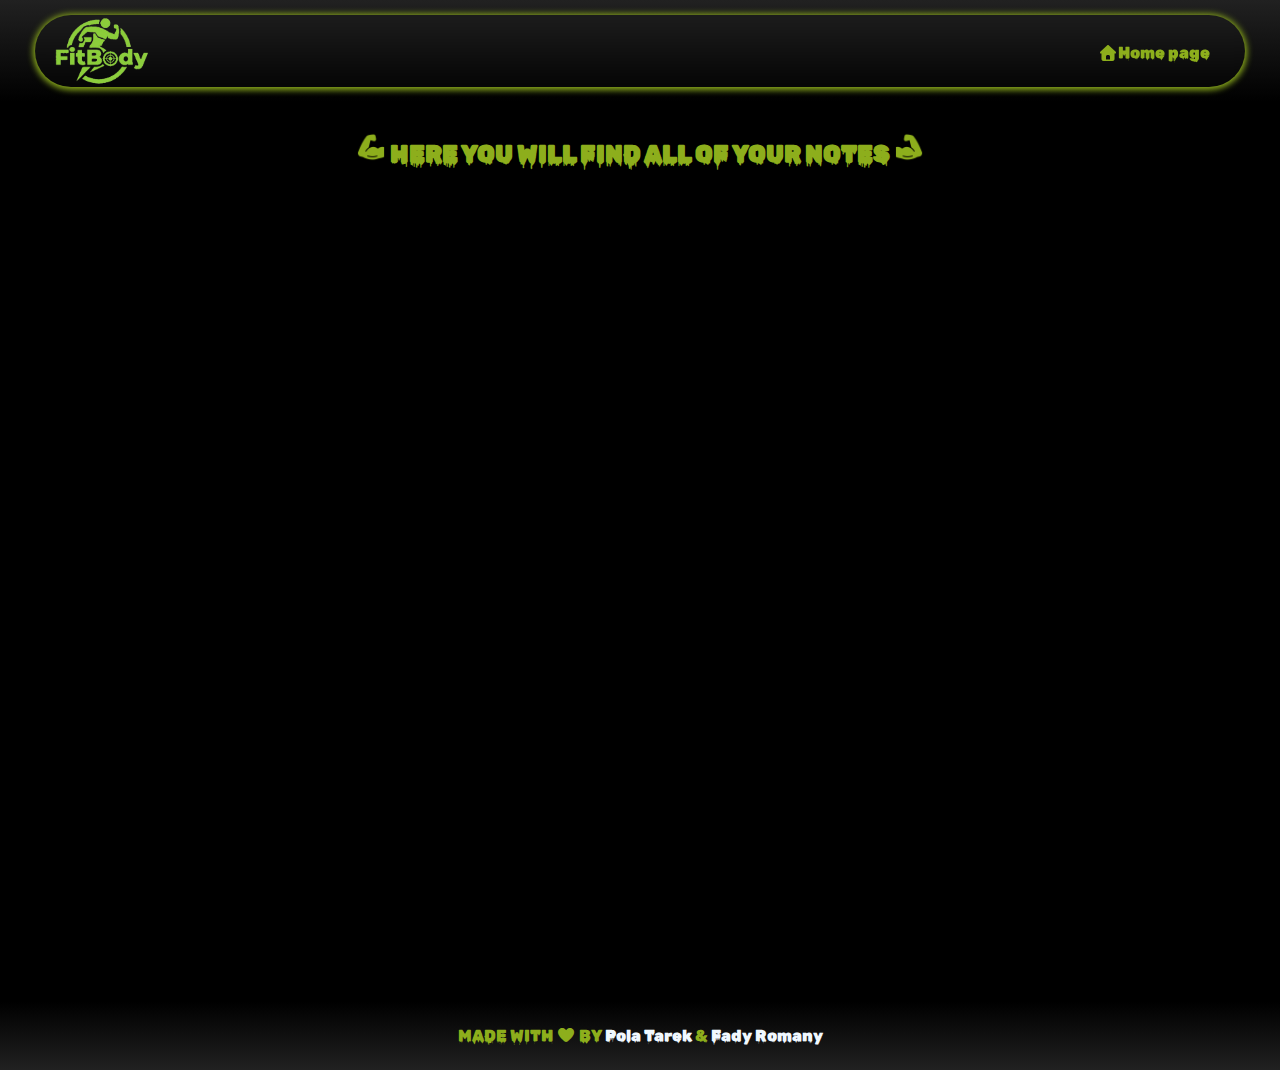
<file: yournote.html>
<!DOCTYPE html>
<html lang="en">
<head>
    <meta charset="UTF-8">
    <meta name="viewport" content="width=device-width, initial-scale=1.0">
    <title>YOUR NOTES</title>
    <link rel="stylesheet" href="css/yournote.CSS">
    <link rel="stylesheet" href="css/all.min.css">
    <link rel="stylesheet" href="css/normalize.css">
    <link rel="icon" type="image/png" href="photos/Gemini_Generated_Image_iuf11qiuf11qiuf1-removebg-preview.png">
</head>
<body>
    <div class="header">
        <div class="container">
            <div class="logo">
                <img src="photos/Gemini_Generated_Image_iuf11qiuf11qiuf1-removebg-preview.png" alt="">
            </div>
            <div class="links">
                <a href="index.html"><i class="fa-solid fa-house"></i>Home page</a>
            </div>
        </div>
    </div>
    <div class="yournotes">
        <div class="title">
            <h2>
                <img src="photos/arm-muscle.png" alt=""> HERE YOU WILL FIND ALL OF YOUR NOTES <img src="photos/arm-muscle (1).png" alt="">
            </h2>
        </div>
        <div class="container">
        </div>
    </div>
    <footer>
        <div class="container">
            <p>
                MADE WITH <i class="fa-solid fa-heart"></i> BY <a href=""> Pola Tarek</a> & <a href=""> Fady Romany</a>
            </p>
        </div>
    </footer>


    <script src="script/note.js"></script>
</body>
</html>
</file>
<file: css/style.css>
@import url('https://fonts.googleapis.com/css2?family=Rubik+Wet+Paint&display=swap');

* {
    padding: 0;
    margin: 0;
}

:root {
    --mainColor: #8dae1c;
    --sideColor: #697442;
    --mainBodycolor: black;
    --sideBodycolor: white;
}

body {
    font-family: "Rubik Wet Paint", system-ui;
    font-weight: 400;
    font-style: normal;
    background-color: black;
}

html {
    scroll-behavior: smooth;
}

a {
    text-decoration: none;
    color: #8dae1c;
}

ul {
    list-style: none;
    display: flex;
}

.container {
    display: flex;
    align-items: center;
    justify-content: space-between;
    margin: 0 auto 0px auto;
    padding: 0px 20px;
    overflow: hidden;
}

/* ////////////////header///////////////////////// /*/
.header {
    background-image: linear-gradient(rgb(33, 33, 33), black);
    padding: 15px 0px;
    position: relative;

}

.header .container {
    height: 72px;
    display: flex;
    flex-wrap: wrap;
    border-radius: 50px;
    backdrop-filter: blur(5px);
    box-shadow: #8dae1c 0px 1px 6px 2px;
}

.container img {
    height: 72px;
}

.header .container .links {
    height: inherit;
    display: flex;
    align-items: center;
}

.header .container .links ul {
    gap: 20px;
}

.header .container .links a {
    display: flex;
    align-items: center;
    height: 72px;
    padding: 0px 15px;
    transition: 0.3s;
    position: relative;
    justify-content: center;
    overflow: hidden;
}

.header .container .links a:hover {
    background-color: #303030;
    color: rgb(136, 140, 124)
}

.header .container .links a::before {
    content: "";
    width: 100%;
    height: 3px;
    position: absolute;
    background-color: var(--sideColor);
    top: 0;
    left: -130px;
    transition: 0.3s ease-out;
}

.header .container .links a:hover::before {
    left: 0;
}
/* //////////////////////////////home//////////// */
.home{
    display: flex;
    align-items: center;
    position: relative;
    height: 100vh;
}
.home .container .text{
    display: flex;
    flex-direction: column;
    flex-wrap: wrap;
    width: 400px;
}
.home .container .text h1,p{
    color: aliceblue;
}
.home .container .text h1{
    font-size: 40px;
    font-weight: bold;
    padding: 0;
    margin: 0;
}
.home .container .text p{
    margin: 20px 0px;
    font-weight: 400;
    font-size: 15px;
}
.home .container .text a{
    background-color: #8dae1c;
    color: aliceblue;
    width: 250px;
    height: 35px;
    display: flex;
    align-items: center;
    justify-content: center;
    border: 1px var(--sideColor) solid;
    border-radius: 25px;
    transition: 0.3s;
}
.home .container .text a:hover{
    color: #8dae1c;
    background-color: black;
    box-shadow: aliceblue 0px 0px 16px 0px;
    backdrop-filter: blur(5px);
}
.home .container img{
    width: 400px;
    height: 100%;
}
.home .icon{
    color: #8dae1c;
    position: absolute;
    font-size: 30px;
    bottom:15%;
    right: calc(50% + -17px);
    animation: doubleDown 1s linear infinite;
}
@keyframes doubleDown{
    0%,
    10%,
    20%,
    30%,
    50%,
    80%,
    100% {
        bottom: 17%;
    }
    40%,
    60%{
        bottom:calc(17% + 5px) ;
    }
}
/* ////////////////////////////exer/////////////////// */
.exercise{
    text-align: center;
}
.title{
    width: fit-content;
    margin: auto;
}
.title h1{
    color: aliceblue;
    border: #697442 2px solid;
    width: fit-content;
    padding: 10px;
    margin: auto;
    position: relative;
    transition: 0.3s;
}
.title h1:hover{
    color: black;
    border: transparent 2px solid;
    transition-delay: 1.5s;
}
.title h1::after,.title h1::before{
    content: "";
    width: 12px;
    height: 12px;
    background-color: var(--mainColor);
    position: absolute;
    border-radius: 50%;
    top: 50%;
    transform: translateY(-50%);
    z-index: -1;
    transition: 0.5s;
}
.title h1::after{
    right: -25px;
}
.title h1:hover::after{
    animation: toRi 1.5s linear forwards ;
}
@keyframes toRi {
    50% {
            right: 0;
            width: 12px;
            height: 12px;
        }
    
        100% {
            right: 0;
            border-radius: 0;
            width: 100%;
            height: 100%;
        }
}
.title h1::before{
    left: -25px;
}
.title h1:hover::before{
    animation: tole 1.5s linear forwards;
}
@keyframes tole {
    50% {
        left: 0;
        width: 12px;
        height: 12px;
    }

    100% {
        left: 0;
        border-radius: 0;
        width: 100%;
        height: 100%;
    }
}
.title p{
    margin: 20px 0px;
}
.exercise .container{
    display: grid;
    padding: 20px 20px;
    justify-content: space-between;
    gap: 30px;
    grid-template-columns: repeat(auto-fill, minmax(280px, 1fr)); 
}
.exercise .container .card {
    display: flex;
    flex-direction: column;
    justify-content: space-between;
    align-items: center;
    border: 2px var(--sideColor) solid;
    border-radius: 10px;
    overflow: hidden;
    padding-bottom: 15px; 
    transition: 0.3s;
    height: 90%;
    margin-top:30px ;
}
.exercise .container .card:hover{
    box-shadow: var(--mainColor) 0px 0px 10px 2px;
}
.exercise .container .card img{
    width: 60%;
    height: 100%;
}
.exercise .container .card .text h3{
    color: #8dae1c;
    margin: 20px auto;
    font-size: 30px;
}
.exercise .container .card .text p{
    font-size:15px;
    margin-bottom: 20px;
    padding:0px 50px;
}
.exercise .container .card a{
    background-color: #8dae1c;
    color: aliceblue;
    font-size: 20px;
    width: fit-content;
    height: 35px;
    padding: 5px 10px;
    display: flex;
    align-items: center;
    justify-content: center;
    border: 1px var(--sideColor) solid;
    border-radius: 20px;
    transition: 0.3s;
}
.exercise .container .card a:hover {
    color: #8dae1c;
    background-color: black;
    box-shadow: aliceblue 0px 0px 16px 0px;
    backdrop-filter: blur(5px);
}
/* ////////////////////////////notes////////////////// */
.notes{
    margin: 100px auto;
}
.notes .container{
    display: flex;
    align-items: center;
    height: 50vh;
}
.notes .container img{
    width: 500px;
    height: 100%;
}
.notes .container .text{
    display: flex;
    flex-direction: column;
    justify-content: flex-end;
    align-items: center;
}
.notes .container .text h3{
    color: var(--mainColor);
    font-size: 25px;
    margin: 50px 0px;
}
.notes .container .text a{
    background-color: #8dae1c;
    color: aliceblue;
    font-size: 20px;
    width: fit-content;
    height: 35px;
    padding: 5px 15px;
    display: flex;
    align-items: center;
    justify-content: center;
    border: 1px var(--sideColor) solid;
    border-radius: 20px;
    display: flex;
    gap: 10px;
    transition: 0.3s;
}
.notes .container .text a:hover{
        color: #8dae1c;
        background-color: black;
        box-shadow: aliceblue 0px 0px 16px 0px;
        backdrop-filter: blur(5px);
}
.notes .container .text a i{
    transition: 0.3s;
}
.notes .container .text a:hover i{
    transform: translateX(10px);
}
/* ////////////////////////////footer///////////////// */
footer {
    padding: 25px 0px;
    background-image: linear-gradient(black, rgb(33, 33, 33));
}

footer .container {
    padding: 0;
    margin-bottom: 0;
    display: flex;
    justify-content: center;
    align-items: center;
}

footer .container p {
    color: #8dae1c;
}

footer .container p a {
    color: aliceblue;
    transition: 0.3s
}

footer .container p a:hover {
    color: #697442;
    text-decoration: underline;
}

/* /////////////////////////media////////////////// */
@media (min-width: 993px) {
    .container {
        width: 1170px;

    }
    .moblin{
        display: none;
    }
}

@media (width: 1024px) {
    .container {
        width: 940px;
    }
}

@media (max-width: 768px) {
    .container {
        width: 310px;
        overflow: visible;
        position: relative;
    }
    .header .container {
        height: 40px;
        z-index: 1;
    }
    .header .container img{
        height: 40px;
    }
    .header .container .links{
        display: none;
    }
    .header .container .logIn{
        display: none;
    }
    .moblin{
        z-index: 1;
    }
    .moblin i{
    color: #8dae1c;   
    font-size: 20px;     
    }
    .megamenu{
        position: absolute;
        width: 50%;
        right: 0;
        top: calc(100% + 50px);
        background: #303030f0;
        border-radius: 3px;
        padding: 15px 0px;
        opacity: 0;
        transition: 0.5s;
        z-index: -1;
    }
    .megamenu::before{
        content: "";
        position: absolute;
        border-width: 10px;
        border-style: solid;
        border-color: transparent transparent #303030f0 transparent;
        top: -19px;
        right: 20px;
    }
    .megamenu ul{
        display: flex;
        flex-direction: column;
        justify-content: center;
        align-items: center;
    }
    .megamenu ul li {
        padding: 10px;
        width: 95%;
        text-align: center;
    }
    .moblin:hover .megamenu{
        opacity: 1;
        top: calc(100% + 10px);
    } 
    .home {
        position: relative;
        height: 90vh;
        z-index: 0;
        background-image: url(../photos/274020-removebg-preview.png);
        background-repeat: no-repeat;
        background-size: contain;
        margin-bottom: 50px;
    }
        
    .home .container{
        padding: 50px 0px;
        justify-content: center;
        display: flex;
        align-items: center;
    }
    .home .container .text {
        display: flex;
        flex-direction: column;
        flex-wrap: wrap;
        width: 400px;
        justify-content: center;
        text-align: center;
        align-items: center;
    }
    .home .container img{
        display: none;
    }
    @keyframes doubleDown {
        0%,
            10%,
            20%,
            30%,
            50%,
            80%,
            100% {
                bottom:20%;
            }
        
            40%,
            60% {
                bottom: calc(21% + 5px);
            }
    }
    .notes .container img{
        display: none;
    }
    .notes .container {
        display: block;
        height: auto;
    }
    .notes .container .text {
        display: flex;
        flex-direction: column;
        justify-content: flex-end;
        align-items: center;
        text-align: center;
    }
    .title p {
        width: 250px;
    }
    footer .container p{
        font-size: 13px;
    }
    .exercise .container {
        padding: 0;
    }
}
@media (width: 320px) {
    .container {
        width: 260px;
        overflow: visible;
        position: relative;
    }
    .card {
        width: 260px;
    }
    .card .text p {
        padding: 0px;
        font-size: 12px;
    }
        @keyframes doubleDown {
    
            0%,
            10%,
            20%,
            30%,
            50%,
            80%,
            100% {
                bottom: 0;
            }
    
            40%,
            60% {
                bottom: calc(0% + 5px);
            }
        }
}
</file>
<file: css/push.css>
@import url('https://fonts.googleapis.com/css2?family=Rubik+Wet+Paint&display=swap');

* {
    padding: 0;
    margin: 0;
}

:root {
    --mainColor: #8dae1c;
    --sideColor: #697442;
    --mainBodycolor: black;
    --sideBodycolor: white;
}

body {
    font-family: "Rubik Wet Paint", system-ui;
    font-weight: 400;
    font-style: normal;
    background-color: black;
}

html {
    scroll-behavior: smooth;
}

a {
    text-decoration: none;
    color: #8dae1c;
}

ul {
    list-style: none;
    display: flex;
}

/* ////////////////header///////////////////////// /*/
.header {
    background-image: linear-gradient(rgb(33, 33, 33), black);
    padding: 15px 0px;
}

.header .container {
    display: flex;
    align-items: center;
    justify-content: space-between;
    height: 72px;
    display: flex;
    flex-wrap: wrap;
    border-radius: 50px;
    backdrop-filter: blur(5px);
    box-shadow: #8dae1c 0px 1px 6px 2px;
    padding: 0px 20px;
    margin: auto;
    overflow: hidden;
}

.container img {
    height: 72px;
}

.header .container .links {
    height: inherit;
    display: flex;
    align-items: center;
}

.header .container .links ul {
    gap: 20px;
}

.header .container .links a {
    display: flex;
    align-items: center;
    height: 72px;
    padding: 0px 15px;
    transition: 0.3s;
    position: relative;
    justify-content: center;
    overflow: hidden;
}

.header .container .links a:hover {
    color: rgb(136, 140, 124)
}
/* ////////////////////////////tranings///////////// */
.tranings .title {
    padding: 30px;
    display: flex;
    flex-direction: column;
    align-items: center;
    justify-content: center;
}
.tranings .title h2{
    color: #8dae1c;
}
.tranings .title h2 img{
    width: 30px;
}
.tranings .title p{
    color: aliceblue;
    padding: 20px 0px;
    font-size: 18px;
}
.tranings .container{
    margin: auto;
    display: grid;
    grid-template-columns: repeat(auto-fill,minmax(300px,350px));
    justify-content: center;
    padding: 30px  ;
    gap: 20px;
}
.tranings .container .card{
    border:#8dae1c 1px solid;
    border-radius: 10px;
    overflow: hidden;
    transition: 0.3s ease;
}
.tranings .container .card:hover{
    box-shadow: #8dae1c 0px 0px 14px 5px;
}
.tranings .container .card img{
    height: 60%;
    width: 100%;
}
.tranings .container .text {
    padding: 15px;
    display: flex;
    flex-direction: column;
    align-items: center;
    text-align: center;
    position: relative;
    top: 20px;
}
.tranings .container .text .desc {
    display: flex;
    flex-direction: column;
    align-items: center;
    justify-content: center;
    width: 300px;
    padding-bottom: 15px  ;
}
.tranings .container .text .desc h3{
    color: #8dae1c;
}
.tranings .container .text .desc p{
    color: aliceblue;
}
.tranings .container .text form{
    display: flex;
    flex-direction: column;
    justify-content: center;
    align-items: center;
    gap: 25px;
    width: 100%;
}
.tranings .container .text form .input{
    display: flex;
    align-items: center;
    width: 100px;
    justify-content: center;
    gap: 10px;
}

.tranings .container .text form .input p{
    color: #8dae1c;
}
.tranings .container .text form .input input{
    width: 90px;
    text-align: center;
    outline: none;
    background: black;
    border: 1px solid #697442;
    color: #8dae1c;
    padding: 3px ;
}
.tranings .container .text form .lin{
    width: 100%;
    display: flex;
    flex-direction: row;
    justify-content: space-between;
    align-items: center;
}
.tranings .container .text form .lin input,.lin a{
    color: #8dae1c;
    background-color: black;
    border: 1px #8dae1c solid;
    border-radius: 20px;
    padding: 10px 15px ;
    cursor: pointer;
    transition: 0.5s;
}
.tranings .container .text form .lin input:hover,.lin a:hover{
    color: black;
    background-color: #8dae1c;

}
/* //////////////////////////////////////////////// */
footer {
    padding: 25px 0px;
    background-image: linear-gradient(black, rgb(33, 33, 33));
}

footer .container {
    padding: 0;
    margin-bottom: 0;
    display: flex;
    justify-content: center;
    align-items: center;
    margin: auto;
    overflow: hidden;
}

footer .container p {
    color: #8dae1c;
}

footer .container p a {
    color: aliceblue;
    transition: 0.3s
}

footer .container p a:hover {
    color: #697442;
    text-decoration: underline;
}

/* /////////////////////////media////////////////// */
@media (min-width: 993px) {
    .container {
        width: 1170px;

    }

    .moblin {
        display: none;
    }
}

@media (width: 1024px) {
    .container {
        width: 940px;
    }
}

@media (max-width: 768px) {
    .container {
        width: 310px;
        overflow: visible;
        position: relative;
    }

    .header .container {
        height: 40px;
        z-index: 1;
    }

    .header .container img {
        height: 40px;
    }

    .moblin {
        z-index: 1;
    }

    .moblin i {
        color: #8dae1c;
        font-size: 20px;
    }

    .megamenu {
        position: absolute;
        width: 50%;
        right: 0;
        top: calc(100% + 50px);
        background: #303030f0;
        border-radius: 3px;
        padding: 15px 0px;
        opacity: 0;
        transition: 0.5s;
        z-index: -1;
    }

    .megamenu::before {
        content: "";
        position: absolute;
        border-width: 10px;
        border-style: solid;
        border-color: transparent transparent #303030f0 transparent;
        top: -19px;
        right: 20px;
    }

    .megamenu ul {
        display: flex;
        flex-direction: column;
        justify-content: center;
        align-items: center;
    }

    .megamenu ul li {
        padding: 10px;
        width: 95%;
        text-align: center;
    }

    .moblin:hover .megamenu {
        opacity: 1;
        top: calc(100% + 10px);
    }

    .yournotes .title h2 {
        color: #8dae1c;
        width: 300px;
    }

    .title {
        display: flex;
        align-items: center;
        justify-content: center;
        padding: 30px 0px;
        margin: auto;
        text-align: center;
    }

    .choose .container {
        display: grid;
        height: 150vh;
        padding: 50px 20px;
        justify-content: space-between;
        gap: 40px;
        grid-template-columns: repeat(auto-fill, minmax(300px, 1fr));
    }

    .title img {
        display: none;
    }

    .title p {
        width: 250px;
    }

    .header .container .links a {
        height: 40px;
    }

    footer .container p {
        font-size: 13px;
    }
    .tranings .container .card {
        height: 550px;
    }
    .tranings .container .text form .input input {
        width: 70px;
        text-align: center;
        outline: none;
        background: black;
        border: 1px solid #697442;
        color: #8dae1c;
        padding: 3px;
    }
    .tranings .container {
        margin: auto;
        display: grid;
        grid-template-columns: repeat(auto-fill, minmax(300px, 350px));
        justify-content: space-between;
        padding: 30px;
        gap: 30px;
    }
}
@media (width: 320px) {
    .container {
        width: 260px;
        overflow: visible;
        position: relative;
    }

    .card {
        width: 260px;
    }

    .card .text p {
        padding: 0px;
        font-size: 12px;
    }

    .card .text p {
        padding: 0px;
        font-size: 12px;
    }

    .title h2 {
        color: #8dae1c;
        font-size: 26px;
        width: 263.2px;
    }

    footer .container p {
        font-size: 11px;
    }

    .yournotes .container .card p {
        font-size: 15px;
    }

    .choose .container {
        display: grid;
        height: fit-content;
        padding: 0;
        justify-content: space-between;
        gap: 40px;
        grid-template-columns: repeat(auto-fill, minmax(300px, 1fr));
    }
    .tranings .container .text form .input input {
        width: 60px;
        text-align: center;
        outline: none;
        background: black;
        border: 1px solid #697442;
        color: #8dae1c;
        padding: 3px;
        font-size: 12px;
    }
    .tranings .container .text .desc {
        width: 235px;
    }
    .tranings .container .text form .lin input,
    .lin a {
        padding: 10px;
    }

}
</file>
<file: css/note.css>
@import url('https://fonts.googleapis.com/css2?family=Rubik+Wet+Paint&display=swap');

* {
    padding: 0;
    margin: 0;
}

:root {
    --mainColor: #8dae1c;
    --sideColor: #697442;
    --mainBodycolor: black;
    --sideBodycolor: white;
}

body {
    font-family: "Rubik Wet Paint", system-ui;
    font-weight: 400;
    font-style: normal;
    background-color: black;
}

html {
    scroll-behavior: smooth;
}

a {
    text-decoration: none;
    color: #8dae1c;
}

ul {
    list-style: none;
    display: flex;
}

.container {
    display: flex;
    align-items: center;
    justify-content: space-between;
    margin: 0 auto 0px auto;
    padding: 0px 20px;
    overflow: hidden;
}

/* ////////////////header///////////////////////// /*/
.header {
    background-image: linear-gradient(rgb(33, 33, 33), black);
    padding: 15px 0px;
}

.header .container {
    height: 72px;
    display: flex;
    flex-wrap: wrap;
    border-radius: 50px;
    backdrop-filter: blur(5px);
    box-shadow: #8dae1c 0px 1px 6px 2px;
}

.container img {
    height: 72px;
}

.header .container .links {
    height: inherit;
    display: flex;
    align-items: center;
}

.header .container .links ul {
    gap: 20px;
}

.header .container .links a {
    display: flex;
    align-items: center;
    height: 72px;
    padding: 0px 15px;
    transition: 0.3s;
    position: relative;
    justify-content: center;
    overflow: hidden;
}

.header .container .links a:hover {
    color: rgb(136, 140, 124)
}
/* //////////////////////////// ////////////////////////*/
.notes .title{
    display: flex;
    align-items: center;
    justify-content: center;

}
.notes .title img{
    width: 30px;
}
.notes .title h2{
    color: #8dae1c;
}
.notes .container{
    padding: 30px 0px;
    display: flex;
    justify-content: center;
    align-items: center;
}
.notes .container form{
    width: 100%;
    height: 70vh;
    display: flex;
    flex-direction: column;
    gap: 30px;
    align-items: center;
    justify-content: center;
}
.notes .container .textArea{
    background-color: #69744217;
    padding: 20px;
    resize: none;
    width: 95%;
    height: 100%;
    border: #636a48 2px solid;
    outline: none;
    transition: 1s;
    color: var(--mainColor);
}
.notes .container .textArea:focus{
    border:var(--mainColor) 2px solid;
}
.notes .container .sub{
    color: #8dae1c;
    border: #8dae1c 2px solid;
    border-radius: 20px;
    width: fit-content;
    padding: 10px 15px ;
    background-color: transparent;
    transition: 0.5s;
}
.notes .container .sub:hover{
    color: aliceblue;
    background-color: #8dae1c;
    
}
footer {
    padding: 25px 0px;
    background-image: linear-gradient(black, rgb(33, 33, 33));
}

footer .container {
    padding: 0;
    margin-bottom: 0;
    display: flex;
    justify-content: center;
    align-items: center;
}

footer .container p {
    color: #8dae1c;
}

footer .container p a {
    color: aliceblue;
    transition: 0.3s
}

footer .container p a:hover {
    color: #697442;
    text-decoration: underline;
}

/* /////////////////////////media////////////////// */
@media (min-width: 993px) {
    .container {
        width: 1170px;

    }

    .moblin {
        display: none;
    }
}

@media (width: 1024px) {
    .container {
            width: 940px;
        }
}

@media (max-width: 768px) {
    .container {
        width: 300px;
        overflow: visible;
        position: relative;
    }

    .header .container {
        height: 40px;
        z-index: 1;
    }

    .header .container img {
        height: 40px;
    }

    .moblin {
        z-index: 1;
    }

    .moblin i {
        color: #8dae1c;
        font-size: 20px;
    }

    .megamenu {
        position: absolute;
        width: 50%;
        right: 0;
        top: calc(100% + 50px);
        background: #303030f0;
        border-radius: 3px;
        padding: 15px 0px;
        opacity: 0;
        transition: 0.5s;
        z-index: -1;
    }

    .megamenu::before {
        content: "";
        position: absolute;
        border-width: 10px;
        border-style: solid;
        border-color: transparent transparent #303030f0 transparent;
        top: -19px;
        right: 20px;
    }

    .megamenu ul {
        display: flex;
        flex-direction: column;
        justify-content: center;
        align-items: center;
    }

    .megamenu ul li {
        padding: 10px;
        width: 95%;
        text-align: center;
    }

    .moblin:hover .megamenu {
        opacity: 1;
        top: calc(100% + 10px);
    }

    .yournotes .title h2 {
        color: #8dae1c;
        width: 300px;
    }

  .title {
        display: flex;
        align-items: center;
        justify-content: center;
        padding: 30px 0px;
        margin: auto;
        text-align: center;
    }

     .title img {
        display: none;
    }

    .title p {
        width: 250px;
    }

    .header .container .links a {
        height: 40px;
    }

    footer .container p {
        font-size: 13px;
    }
}
@media (width: 320px) {
    .container {
        width: 260px;
        overflow: visible;
        position: relative;
    }

    .card {
        width: 260px;
    }

    .card .text p {
        padding: 0px;
        font-size: 12px;
    }
   .card .text p {
       padding: 0px;
       font-size: 12px;
   }

   .title h2 {
       color: #8dae1c;
       font-size: 13px;
   }

   footer .container p {
       font-size: 11px;
   }

   .yournotes .container .card p {
       font-size: 15px;
   }
}
</file>
<file: css/ppl.css>
@import url('https://fonts.googleapis.com/css2?family=Rubik+Wet+Paint&display=swap');

* {
    padding: 0;
    margin: 0;
}

:root {
    --mainColor: #8dae1c;
    --sideColor: #697442;
    --mainBodycolor: black;
    --sideBodycolor: white;
}

body {
    font-family: "Rubik Wet Paint", system-ui;
    font-weight: 400;
    font-style: normal;
    background-color: black;
}

html {
    scroll-behavior: smooth;
}

a {
    text-decoration: none;
    color: #8dae1c;
}

ul {
    list-style: none;
    display: flex;
}

.container {
    display: flex;
    align-items: center;
    justify-content: space-between;
    margin: 0 auto 0px auto;
    padding: 0px 20px;
    overflow: hidden;
}

/* ////////////////header///////////////////////// /*/
.header {
    background-image: linear-gradient(rgb(33, 33, 33), black);
    padding: 15px 0px;
}

.header .container {
    height: 72px;
    display: flex;
    flex-wrap: wrap;
    border-radius: 50px;
    backdrop-filter: blur(5px);
    box-shadow: #8dae1c 0px 1px 6px 2px;
}

.container img {
    height: 72px;
}

.header .container .links {
    height: inherit;
    display: flex;
    align-items: center;
}

.header .container .links ul {
    gap: 20px;
}

.header .container .links a {
    display: flex;
    align-items: center;
    height: 72px;
    padding: 0px 15px;
    transition: 0.3s;
    position: relative;
    justify-content: center;
    overflow: hidden;
}

.header .container .links a:hover {
    color: rgb(136, 140, 124)
}
.title {
    display: flex;
    align-items: center;
    justify-content: center;

}

.title img {
    width: 30px;
}

.title h2 {
    color: #8dae1c;
}
.timetable .container{
    display: flex;
    justify-content: center;
    align-items: center;
    padding: 50px 20px;
}
.schedule{
    border-collapse: collapse;
    width: 100%;
    box-shadow: 0 6px 20px rgba(255, 255, 255, 0.381);
    border-radius: 8px;
    overflow: hidden;
    color: #8dae1c;
}
.schedule thead{
    background-color: #8dae1c;
    color: black;

}
.schedule th,
.schedule td {
    width: 150px;
    padding: 12px 16px;
    text-align: center;
}
.schedule tbody tr:last-child td{
    border-bottom:none
}
/* ////////////////////////CHOOSE//////////////////// */
.choose .title h2{
    padding: 20px;
    margin-bottom: 20px; 
    border: #8dae1c 2px solid;
    transition: 0.5s;
}
.choose .title h2:hover{
    color: aliceblue;
    border: transparent solid;
    background-color: #8dae1c;

}
.choose .container{
    display: grid;
    height: 60vh;
    padding: 50px 20px;
    justify-content: space-between;
    gap: 30px;
    grid-template-columns: repeat(auto-fill, minmax(300px, 1fr));
}
.container .card {
    display: flex;
    flex-direction: column;
    /* justify-content: space-between; */
    align-items: center;
    border: 2px var(--sideColor) solid;
    border-radius: 10px;
    overflow: hidden;
    padding-bottom: 15px;
    transition: 0.3s;
    height: 100%;
}
.container .card:hover {
    box-shadow: var(--mainColor) 0px 0px 10px 2px;
}
 .container .card .image {
    display: flex;
    justify-content: center;
    align-items: center;
    width: 100%;
    height: 75%;
}
.container .card .image img{
    width: 100%;
    height: 100%;
}

 .container .card  h3 {
    color: #8dae1c;
    margin: 20px auto;
    font-size: 30px;
}
.container .card .text p {
    font-size: 15px;
    margin-bottom: 20px;
    padding: 0px 50px;
}
.container .card a {
    background-color: #8dae1c;
    color: aliceblue;
    font-size: 20px;
    width: fit-content;
    height: 35px;
    padding: 5px 10px;
    display: flex;
    align-items: center;
    justify-content: center;
    border: 1px var(--sideColor) solid;
    border-radius: 20px;
    transition: 0.3s;
}
 .container .card a:hover {
    color: #8dae1c;
    background-color: black;
    box-shadow: aliceblue 0px 0px 16px 0px;
    backdrop-filter: blur(5px);
}
/* //////////////////////footer////////////////// */
footer {
    padding: 25px 0px;
    background-image: linear-gradient(black, rgb(33, 33, 33));
}

footer .container {
    padding: 0;
    margin-bottom: 0;
    display: flex;
    justify-content: center;
    align-items: center;
}

footer .container p {
    color: #8dae1c;
}

footer .container p a {
    color: aliceblue;
    transition: 0.3s
}

footer .container p a:hover {
    color: #697442;
    text-decoration: underline;
}

/* /////////////////////////media////////////////// */
@media (min-width: 993px) {
    .container {
        width: 1170px;

    }

    .moblin {
        display: none;
    }
}

@media (width: 1024px) {
    .container {
        width: 940px;
    }
}

@media (max-width: 768px) {
    .container {
        width: 310px;
        overflow: visible;
        position: relative;
    }

    .header .container {
        height: 40px;
        z-index: 1;
    }

    .header .container img {
        height: 40px;
    }

    .moblin {
        z-index: 1;
    }

    .moblin i {
        color: #8dae1c;
        font-size: 20px;
    }

    .megamenu {
        position: absolute;
        width: 50%;
        right: 0;
        top: calc(100% + 50px);
        background: #303030f0;
        border-radius: 3px;
        padding: 15px 0px;
        opacity: 0;
        transition: 0.5s;
        z-index: -1;
    }

    .megamenu::before {
        content: "";
        position: absolute;
        border-width: 10px;
        border-style: solid;
        border-color: transparent transparent #303030f0 transparent;
        top: -19px;
        right: 20px;
    }

    .megamenu ul {
        display: flex;
        flex-direction: column;
        justify-content: center;
        align-items: center;
    }

    .megamenu ul li {
        padding: 10px;
        width: 95%;
        text-align: center;
    }

    .moblin:hover .megamenu {
        opacity: 1;
        top: calc(100% + 10px);
    }

    .yournotes .title h2 {
        color: #8dae1c;
        width: 300px;
    }

    .title {
        display: flex;
        align-items: center;
        justify-content: center;
        padding: 30px 0px;
        margin: auto;
        text-align: center;
    }
        .choose .container {
            display: grid;
            height: 150vh;
            padding: 50px 20px;
            justify-content: space-between;
            gap: 40px;
            grid-template-columns: repeat(auto-fill, minmax(300px, 1fr));
        }
    .title img {
        display: none;
    }

    .title p {
        width: 250px;
    }

    .header .container .links a {
        height: 40px;
    }

    footer .container p {
        font-size: 13px;
    }
}
@media (width: 320px) {
    .container {
        width: 260px;
        overflow: visible;
        position: relative;
    }

    .card {
        width: 260px;
    }

    .card .text p {
        padding: 0px;
        font-size: 12px;
    }

    .card .text p {
        padding: 0px;
        font-size: 12px;
    }

    .title h2 {
        color: #8dae1c;
        font-size: 13px;
        width: 263.2px;
    }

    footer .container p {
        font-size: 11px;
    }

    .yournotes .container .card p {
        font-size: 15px;
    }
    .choose .container {
        display: grid;
        height: fit-content;
        padding: 0;
        justify-content: space-between;
        gap: 40px;
        grid-template-columns: repeat(auto-fill, minmax(300px, 1fr));
    }
}
</file>
<file: css/yournote.CSS>
@import url('https://fonts.googleapis.com/css2?family=Rubik+Wet+Paint&display=swap');

* {
    padding: 0;
    margin: 0;
}

:root {
    --mainColor: #8dae1c;
    --sideColor: #697442;
    --mainBodycolor: black;
    --sideBodycolor: white;
}

body {
    font-family: "Rubik Wet Paint", system-ui;
    font-weight: 400;
    font-style: normal;
    background-color: black;
}

html {
    scroll-behavior: smooth;
}

a {
    text-decoration: none;
    color: #8dae1c;
}

ul {
    list-style: none;
    display: flex;
}

.container {
    display: flex;
    align-items: center;
    justify-content: space-between;
    margin: 0 auto 0px auto;
    padding: 0px 20px;
    overflow: hidden;
}

/* ////////////////header///////////////////////// /*/
.header {
    background-image: linear-gradient(rgb(33, 33, 33), black);
    padding: 15px 0px;
}

.header .container {
    height: 72px;
    display: flex;
    flex-wrap: wrap;
    border-radius: 50px;
    backdrop-filter: blur(5px);
    box-shadow: #8dae1c 0px 1px 6px 2px;
}

.container img {
    height: 72px;
}

.header .container .links {
    height: inherit;
    display: flex;
    align-items: center;
}

.header .container .links ul {
    gap: 20px;
}

.header .container .links a {
    display: flex;
    align-items: center;
    height: 72px;
    padding: 0px 15px;
    transition: 0.3s;
    position: relative;
    justify-content: center;
    overflow: hidden;
}

.header .container .links a:hover {
    color: rgb(136, 140, 124)
}
/* //////////////////////////////////yournotes/////////// */
.yournotes{
    min-height: 100vh;
}
.yournotes .title {
    display: flex;
    align-items: center;
    justify-content: center; 
    padding: 30px 0px;
}

.yournotes .title img {
    width: 30px;
}

.yournotes .title h2 {
    color: #8dae1c;
}
.yournotes .container{
    display: flex;
    justify-content: center;
    align-items: center;
    margin: auto;
    padding: 45px;
    flex-direction: column;
    gap: 20px;
}
.yournotes .container .card{
    background-color: #8dae1c;
    width: 100%;
    padding: 20px;
    display: flex;
    justify-content: space-between;
    border-radius: 50px;
    transition: 0.3s;
}
.yournotes .container .card:hover{
    box-shadow: #697442 1px 1px 20px 5px;
    transform: scale(1.01);
}
.yournotes .container .card p{
    font-size: 20px;
}
.yournotes .container .card .btns{
    display: flex;
    flex-direction: row;
    gap: 10px;
}
.yournotes .container .card .btns button{
    background-color: transparent;
    outline: none;
    border: none;
    font-size: 20px;
    cursor: pointer;
}
/* ////////////////////////////footer//////////////// */
footer {
    padding: 25px 0px;
    background-image: linear-gradient(black, rgb(33, 33, 33));
}

footer .container {
    padding: 0;
    margin-bottom: 0;
    display: flex;
    justify-content: center;
    align-items: center;
}

footer .container p {
    color: #8dae1c;
}

footer .container p a {
    color: aliceblue;
    transition: 0.3s
}

footer .container p a:hover {
    color: #697442;
    text-decoration: underline;
}

/* /////////////////////////media////////////////// */
@media (min-width: 993px) {
    .container {
        width: 1170px;

    }

    .moblin {
        display: none;
    }
}

@media (width: 1024px) {
    .container {
        width: 940px;
    }
}

@media (max-width: 768px) {
    .container {
        width: 310px;
        overflow: visible;
        position: relative;
    }

    .header .container {
        height: 40px;
        z-index: 1;
    }

    .header .container img {
        height: 40px;
    }

    .moblin {
        z-index: 1;
    }

    .moblin i {
        color: #8dae1c;
        font-size: 20px;
    }

    .megamenu {
        position: absolute;
        width: 50%;
        right: 0;
        top: calc(100% + 50px);
        background: #303030f0;
        border-radius: 3px;
        padding: 15px 0px;
        opacity: 0;
        transition: 0.5s;
        z-index: -1;
    }

    .megamenu::before {
        content: "";
        position: absolute;
        border-width: 10px;
        border-style: solid;
        border-color: transparent transparent #303030f0 transparent;
        top: -19px;
        right: 20px;
    }

    .megamenu ul {
        display: flex;
        flex-direction: column;
        justify-content: center;
        align-items: center;
    }

    .megamenu ul li {
        padding: 10px;
        width: 95%;
        text-align: center;
    }

    .moblin:hover .megamenu {
        opacity: 1;
        top: calc(100% + 10px);
    }

    .yournotes .title h2 {
        color: #8dae1c;
        width: 300px;
    }
    .yournotes .title {
        display: flex;
        align-items: center;
        justify-content: center;
        padding: 30px 0px;
        margin: auto;
        text-align: center;
    }
    .yournotes .title img{
        display: none;
    }
    .title p {
        width: 250px;
    }
    .header .container .links a {
        height: 40px;
    }

    footer .container p {
        font-size: 13px;
    }
}
@media (width: 320px) {
    .container {
        width: 260px;
        overflow: visible;
        position: relative;
    }
    .yournotes .container 
    {
        display: flex;
        justify-content: center;
        align-items: center;
        margin: auto;
        padding: 30px;
        flex-direction: column;
        gap: 20px;
    }
    .card {
        width: 260px;
    }

    .card .text p {
        padding: 0px;
        font-size: 12px;
    }

    .title h2 {
        color: #8dae1c;
        font-size: 13px;
    }
    footer .container p{
        font-size: 11px;
    }
    .yournotes .container .card p {
        font-size: 15px;
    }
    /* .yournotes .container{
        padding: 30px;
    } */
}
</file>
